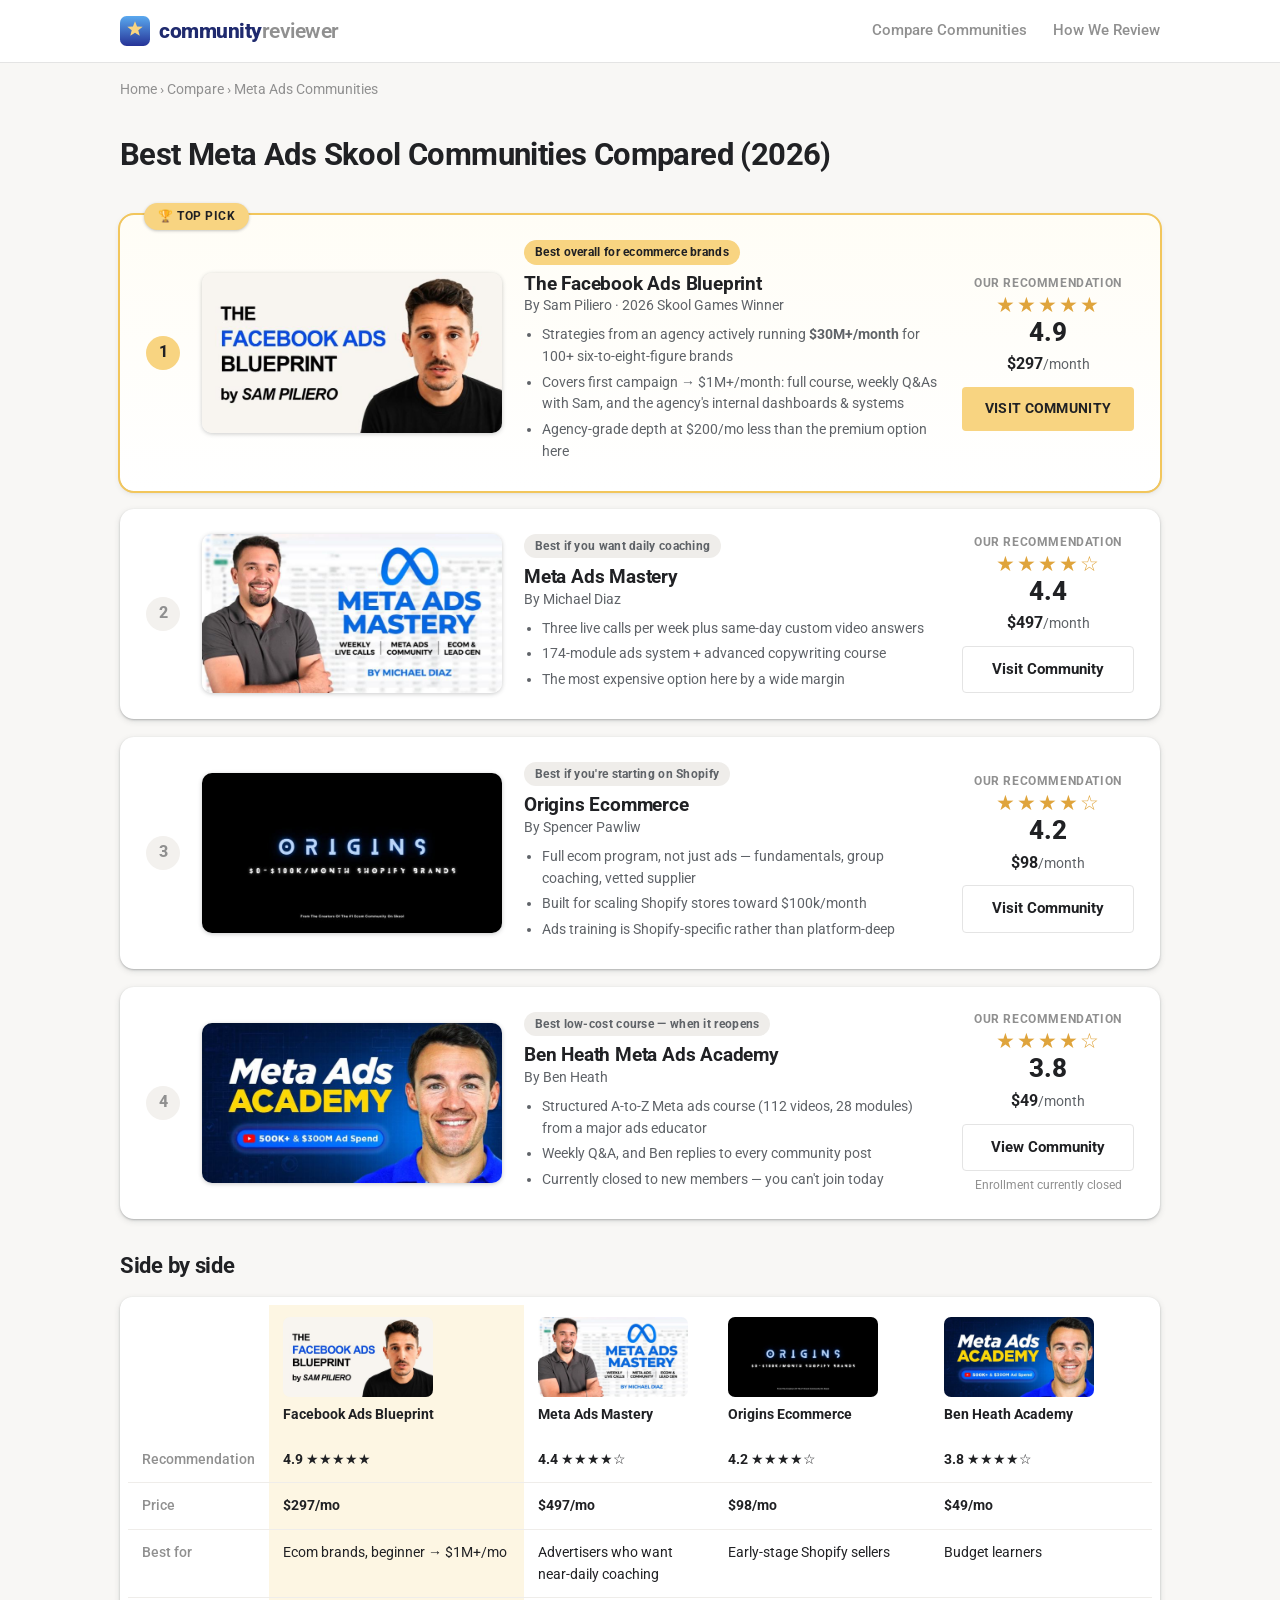
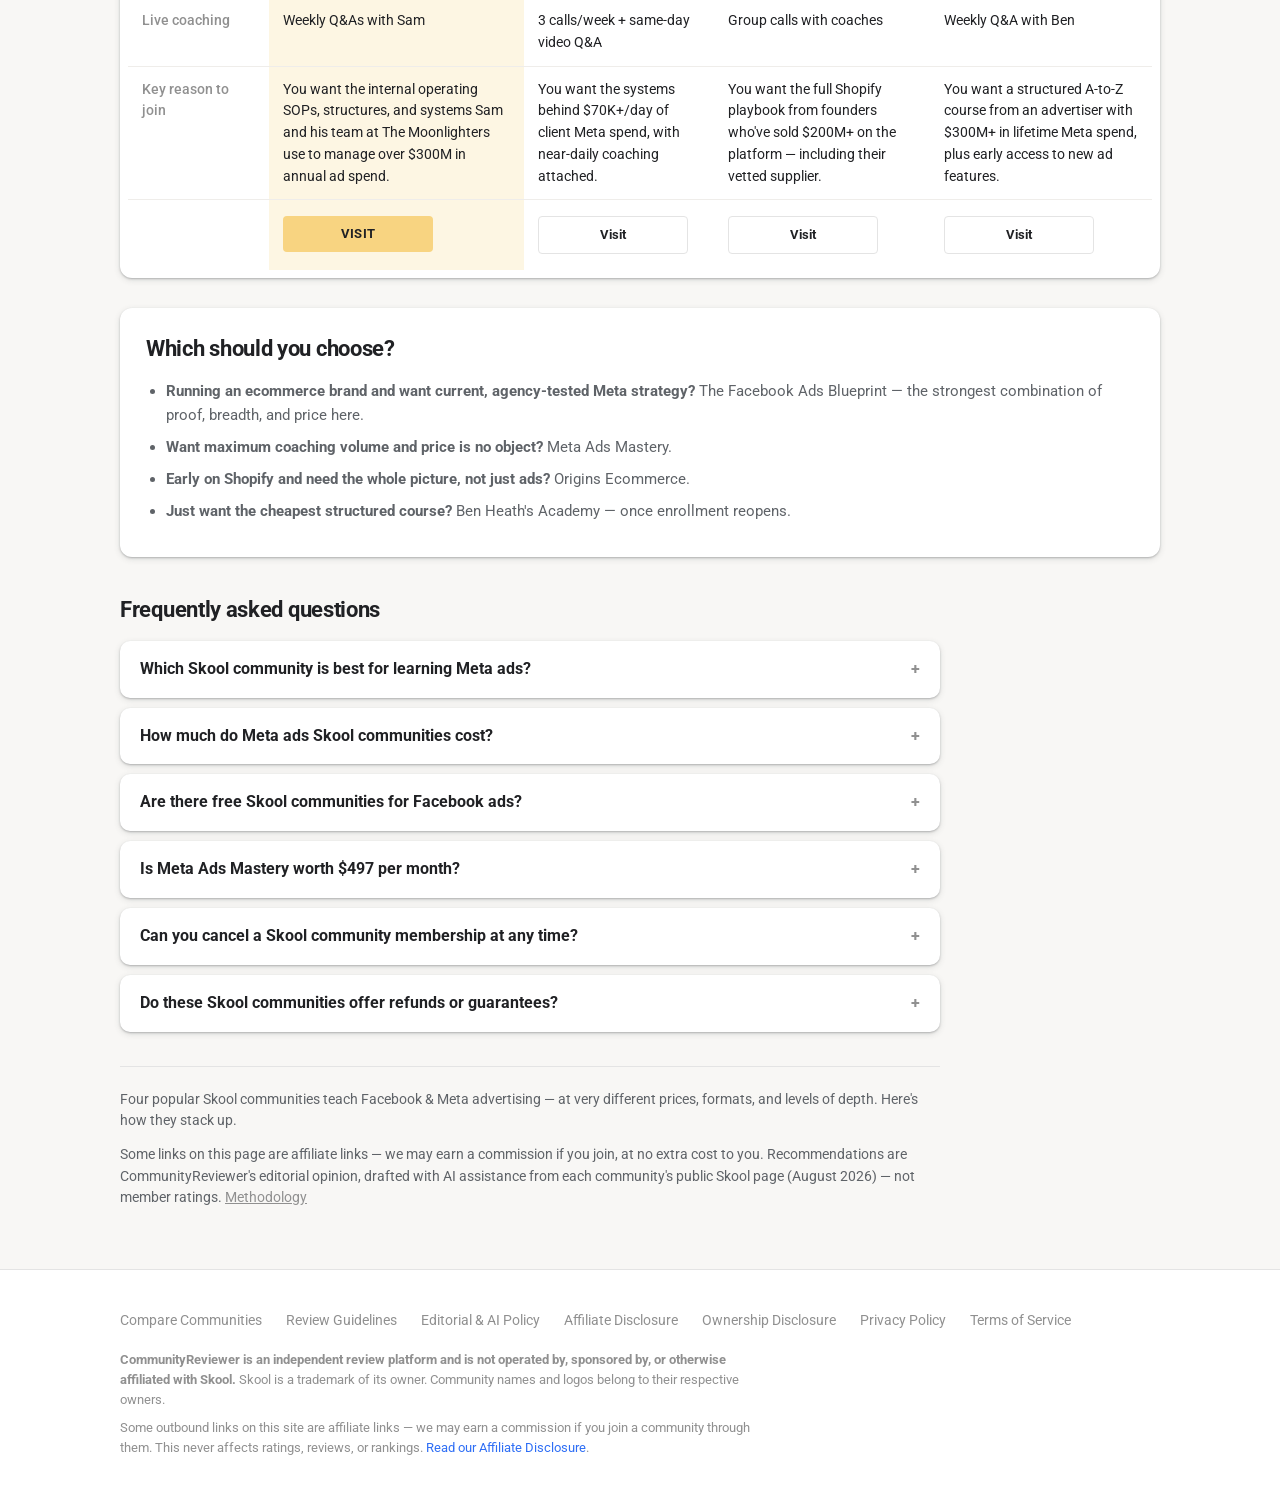
<file: index.html>
<!DOCTYPE html>
<html lang="en">
<head>
<meta charset="UTF-8">
<meta name="viewport" content="width=device-width, initial-scale=1">
<title>CommunityReviewer — Independent reviews of online communities</title>
<link rel="canonical" href="https://communityreviewer.com/compare/best-meta-ads-skool-communities/">
<meta http-equiv="refresh" content="0; url=/compare/best-meta-ads-skool-communities/">
<link rel="stylesheet" href="/assets/styles.css">

<!--brand-->
<link rel="icon" href="/favicon.svg" type="image/svg+xml">
<link rel="icon" href="/favicon.ico" sizes="32x32">
<link rel="apple-touch-icon" href="/apple-touch-icon.png">
<meta name="theme-color" content="#263397">
<!--/brand-->

<!--gtag-->
<!-- Google tag (gtag.js) -->
<script async src="https://www.googletagmanager.com/gtag/js?id=AW-18380563777"></script>
<script>
  window.dataLayer = window.dataLayer || [];
  function gtag(){dataLayer.push(arguments);}
  gtag('js', new Date());

  gtag('config', 'AW-18380563777');
</script>
<!--/gtag-->
</head>
<body>
<div class="container" style="padding:80px 20px; text-align:center;">
  <p style="font-size:18px;">Redirecting to <a href="/compare/best-meta-ads-skool-communities/">our Meta Ads community comparison</a>…</p>
</div>
<script>window.location.replace("/compare/best-meta-ads-skool-communities/");</script>
</body>
</html>
</file>
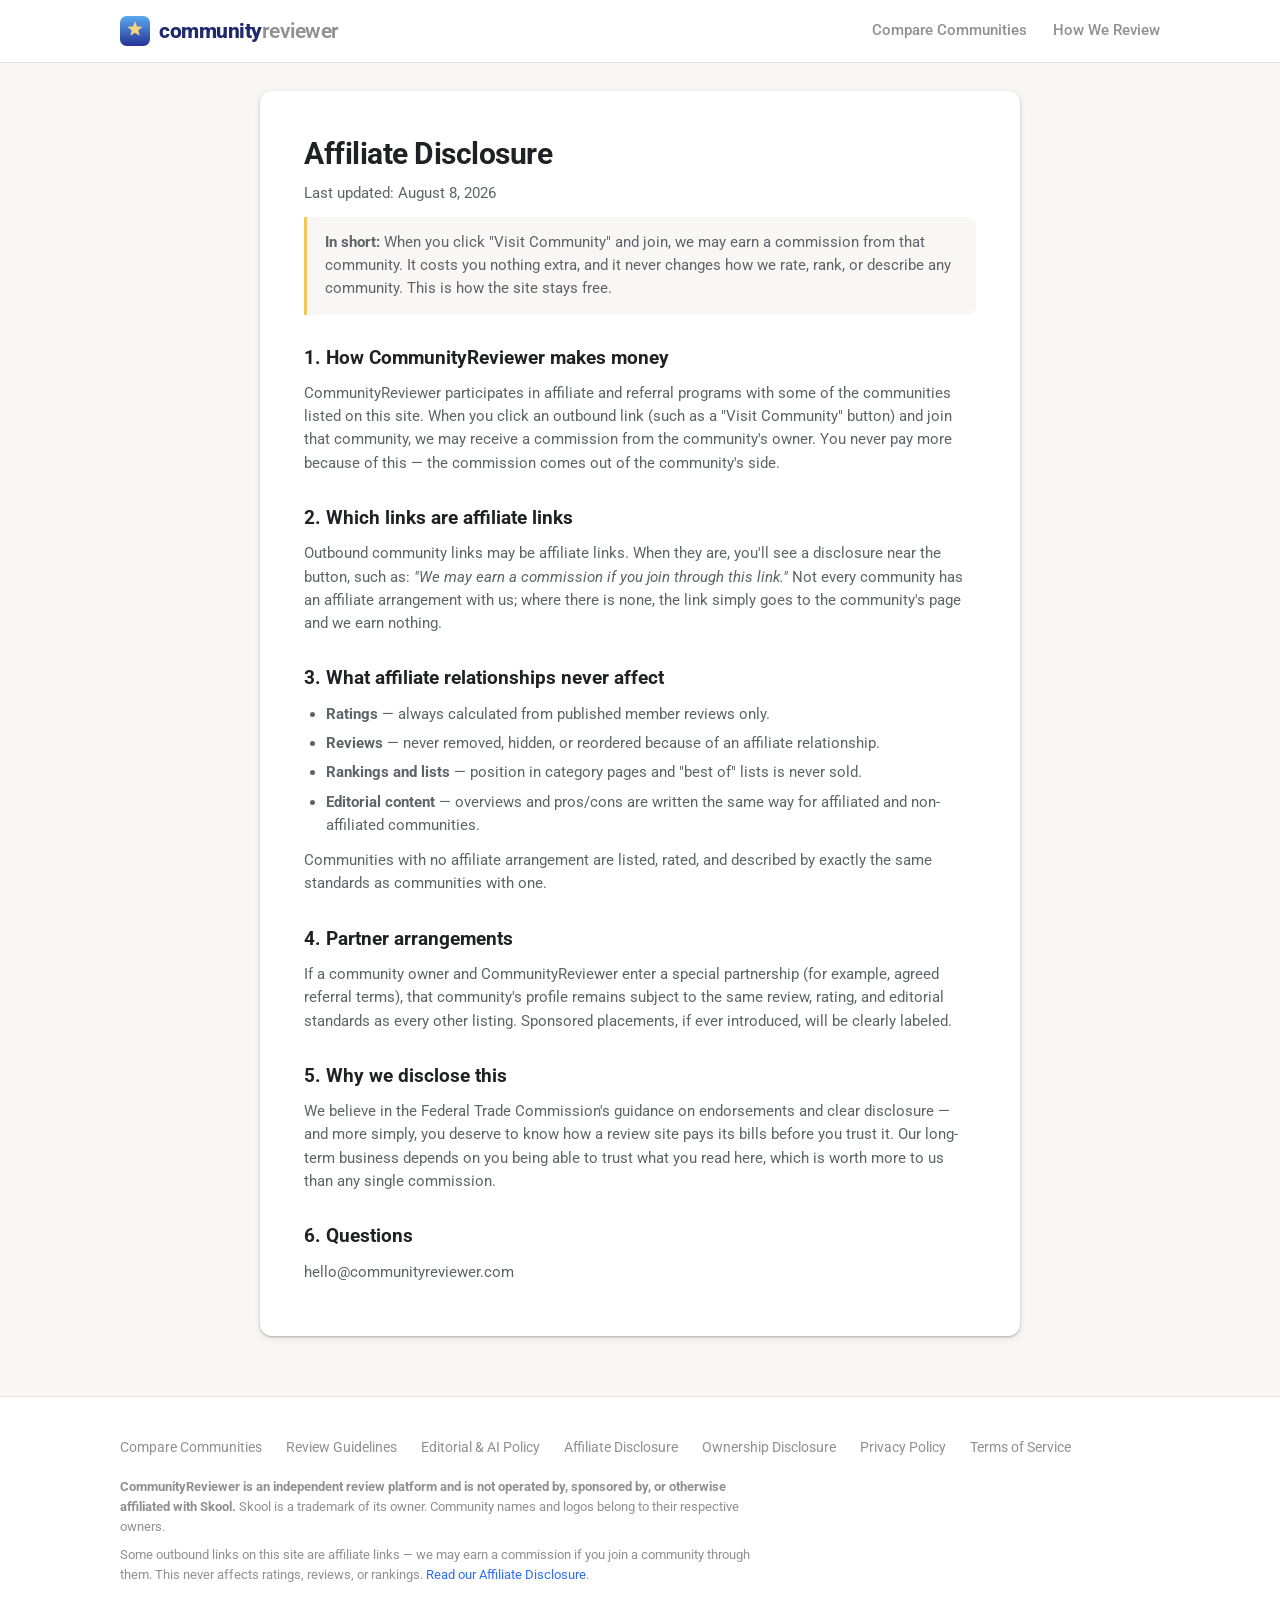
<file: affiliate-disclosure/index.html>
<!DOCTYPE html>
<html lang="en">
<head>
<meta charset="UTF-8">
<meta name="viewport" content="width=device-width, initial-scale=1">
<title>Affiliate Disclosure | CommunityReviewer</title>
<link rel="stylesheet" href="/assets/styles.css">

<!--brand-->
<link rel="icon" href="/favicon.svg" type="image/svg+xml">
<link rel="icon" href="/favicon.ico" sizes="32x32">
<link rel="apple-touch-icon" href="/apple-touch-icon.png">
<meta name="theme-color" content="#263397">
<meta name="description" content="How CommunityReviewer earns affiliate commissions, and why they never influence ratings, reviews or rankings.">
<link rel="canonical" href="https://communityreviewer.com/affiliate-disclosure/">
<meta property="og:type" content="article">
<meta property="og:site_name" content="CommunityReviewer">
<meta property="og:title" content="Affiliate Disclosure">
<meta property="og:description" content="How CommunityReviewer earns affiliate commissions, and why they never influence ratings, reviews or rankings.">
<meta property="og:url" content="https://communityreviewer.com/affiliate-disclosure/">
<meta property="og:image" content="https://communityreviewer.com/assets/img/og-card.png">
<meta name="twitter:card" content="summary_large_image">
<meta name="twitter:title" content="Affiliate Disclosure">
<meta name="twitter:description" content="How CommunityReviewer earns affiliate commissions, and why they never influence ratings, reviews or rankings.">
<meta name="twitter:image" content="https://communityreviewer.com/assets/img/og-card.png">
<!--/brand-->

<!--gtag-->
<!-- Google tag (gtag.js) -->
<script async src="https://www.googletagmanager.com/gtag/js?id=AW-18380563777"></script>
<script>
  window.dataLayer = window.dataLayer || [];
  function gtag(){dataLayer.push(arguments);}
  gtag('js', new Date());

  gtag('config', 'AW-18380563777');
</script>
<!--/gtag-->
</head>
<body>

<header class="site-header">
  <div class="container header-inner">
    <a class="logo" href="/"><svg class="logo-mark" viewBox="0 0 64 64" aria-hidden="true" focusable="false"><defs><linearGradient id="crm" x1="0" y1="0" x2="0" y2="1"><stop offset="0" stop-color="#5AA9EF"/><stop offset="1" stop-color="#263397"/></linearGradient></defs><rect x="0" y="0" width="64" height="64" rx="14" fill="url(#crm)"/><path fill="#F8D481" d="M32 11 L36.35 22.28 L48.42 23.0 L39.04 30.62 L42.06 42.3 L32 35.75 L21.94 42.3 L24.96 30.62 L15.58 23.0 L27.65 22.28 Z"/></svg><span class="logo-word"><b>community</b><span>reviewer</span></span></a>
    <nav class="site-nav">
      <a href="/compare/best-meta-ads-skool-communities/">Compare Communities</a>
      <a href="/editorial-policy/">How We Review</a>
    </nav>
  </div>
</header>

<div class="container">
  <article class="policy">
    <h1>Affiliate Disclosure</h1>
    <p class="policy-updated">Last updated: August 8, 2026</p>

    <div class="tldr"><b>In short:</b> When you click "Visit Community" and join, we may earn a commission from that community. It costs you nothing extra, and it never changes how we rate, rank, or describe any community. This is how the site stays free.</div>

    <h2>1. How CommunityReviewer makes money</h2>
    <p>CommunityReviewer participates in affiliate and referral programs with some of the communities listed on this site. When you click an outbound link (such as a "Visit Community" button) and join that community, we may receive a commission from the community's owner. You never pay more because of this — the commission comes out of the community's side.</p>

    <h2>2. Which links are affiliate links</h2>
    <p>Outbound community links may be affiliate links. When they are, you'll see a disclosure near the button, such as: <i>"We may earn a commission if you join through this link."</i> Not every community has an affiliate arrangement with us; where there is none, the link simply goes to the community's page and we earn nothing.</p>

    <h2>3. What affiliate relationships never affect</h2>
    <ul>
      <li><b>Ratings</b> — always calculated from published member reviews only.</li>
      <li><b>Reviews</b> — never removed, hidden, or reordered because of an affiliate relationship.</li>
      <li><b>Rankings and lists</b> — position in category pages and "best of" lists is never sold.</li>
      <li><b>Editorial content</b> — overviews and pros/cons are written the same way for affiliated and non-affiliated communities.</li>
    </ul>
    <p>Communities with no affiliate arrangement are listed, rated, and described by exactly the same standards as communities with one.</p>

    <h2>4. Partner arrangements</h2>
    <p>If a community owner and CommunityReviewer enter a special partnership (for example, agreed referral terms), that community's profile remains subject to the same review, rating, and editorial standards as every other listing. Sponsored placements, if ever introduced, will be clearly labeled.</p>

    <h2>5. Why we disclose this</h2>
    <p>We believe in the Federal Trade Commission's guidance on endorsements and clear disclosure — and more simply, you deserve to know how a review site pays its bills before you trust it. Our long-term business depends on you being able to trust what you read here, which is worth more to us than any single commission.</p>

    <h2>6. Questions</h2>
    <p>hello@communityreviewer.com</p>
  </article>
</div>

<footer class="site-footer">
  <div class="container">
    <div class="footer-links">
      <a href="/compare/best-meta-ads-skool-communities/">Compare Communities</a>
      <a href="/review-guidelines/">Review Guidelines</a>
      <a href="/editorial-policy/">Editorial &amp; AI Policy</a>
      <a href="/affiliate-disclosure/">Affiliate Disclosure</a>
      <a href="/editorial-policy/#ownership">Ownership Disclosure</a>
      <a href="/privacy/">Privacy Policy</a>
      <a href="/terms/">Terms of Service</a>
    </div>
    <p class="footer-disclaimer"><b>CommunityReviewer is an independent review platform and is not operated by, sponsored by, or otherwise affiliated with Skool.</b> Skool is a trademark of its owner. Community names and logos belong to their respective owners.</p>
    <p class="footer-disclaimer">Some outbound links on this site are affiliate links — we may earn a commission if you join a community through them. This never affects ratings, reviews, or rankings. <a href="/affiliate-disclosure/">Read our Affiliate Disclosure</a>.</p>
  </div>
</footer>

</body>
</html>
</file>
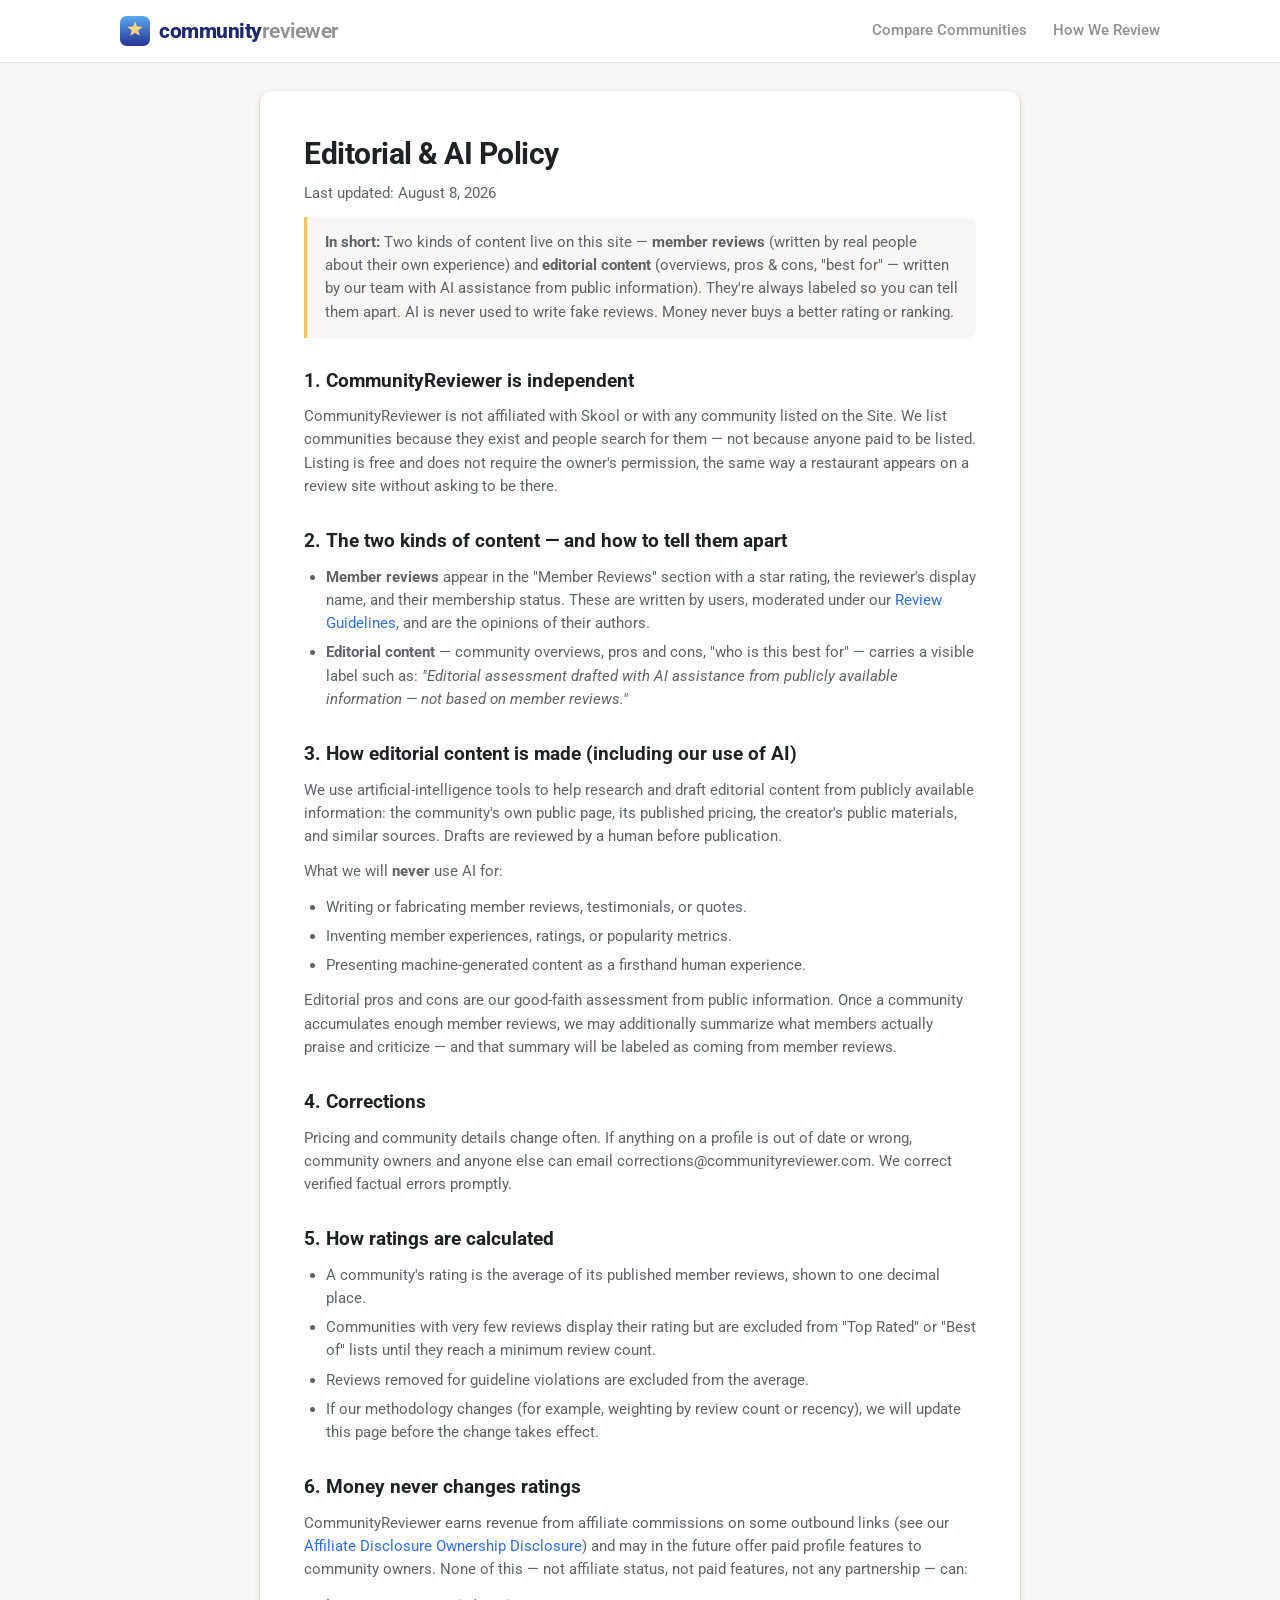
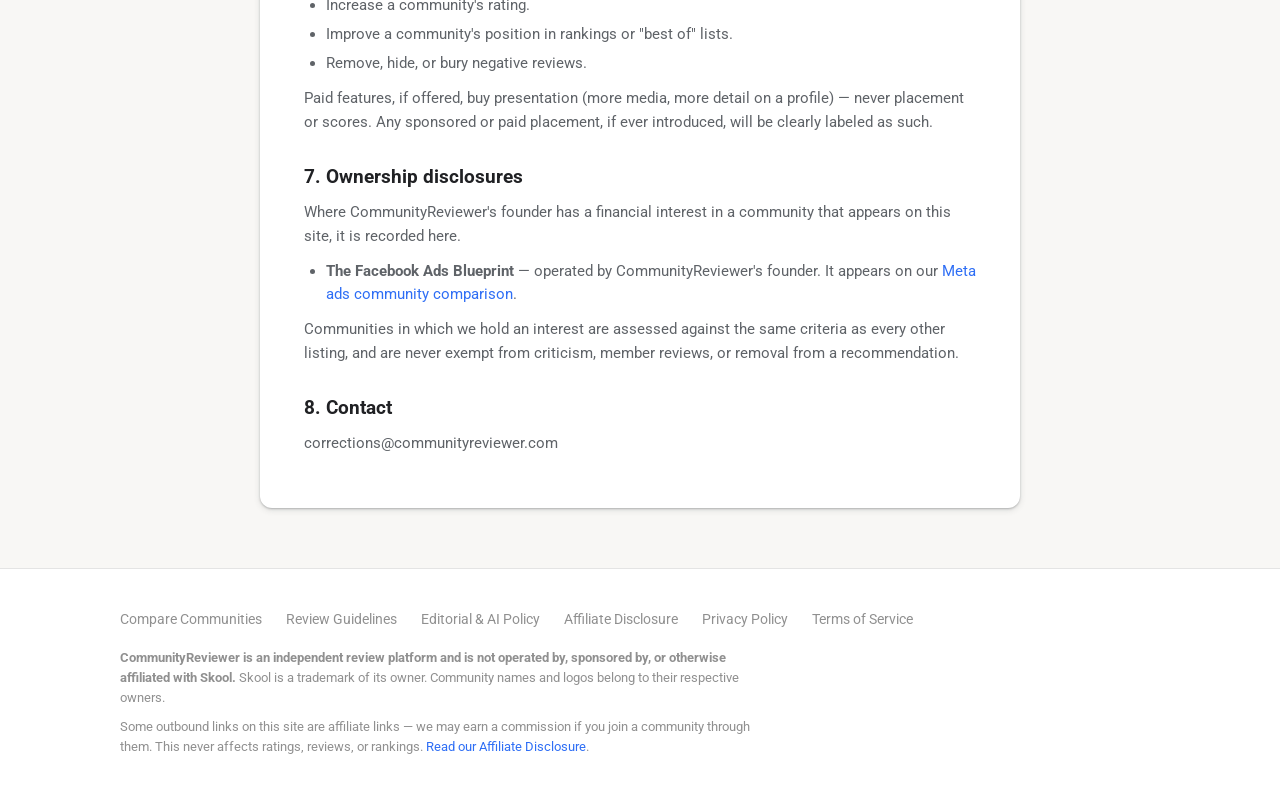
<file: editorial-policy/index.html>
<!DOCTYPE html>
<html lang="en">
<head>
<meta charset="UTF-8">
<meta name="viewport" content="width=device-width, initial-scale=1">
<title>Editorial &amp; AI Policy | CommunityReviewer</title>
<link rel="stylesheet" href="/assets/styles.css">

<!--brand-->
<link rel="icon" href="/favicon.svg" type="image/svg+xml">
<link rel="icon" href="/favicon.ico" sizes="32x32">
<link rel="apple-touch-icon" href="/apple-touch-icon.png">
<meta name="theme-color" content="#263397">
<meta name="description" content="How CommunityReviewer produces editorial content, where AI assists, how ratings are calculated, and why money never buys a better rating or ranking.">
<link rel="canonical" href="https://communityreviewer.com/editorial-policy/">
<meta property="og:type" content="article">
<meta property="og:site_name" content="CommunityReviewer">
<meta property="og:title" content="Editorial & AI Policy">
<meta property="og:description" content="How CommunityReviewer produces editorial content, where AI assists, how ratings are calculated, and why money never buys a better rating or ranking.">
<meta property="og:url" content="https://communityreviewer.com/editorial-policy/">
<meta property="og:image" content="https://communityreviewer.com/assets/img/og-card.png">
<meta name="twitter:card" content="summary_large_image">
<meta name="twitter:title" content="Editorial & AI Policy">
<meta name="twitter:description" content="How CommunityReviewer produces editorial content, where AI assists, how ratings are calculated, and why money never buys a better rating or ranking.">
<meta name="twitter:image" content="https://communityreviewer.com/assets/img/og-card.png">
<!--/brand-->

<!--gtag-->
<!-- Google tag (gtag.js) -->
<script async src="https://www.googletagmanager.com/gtag/js?id=AW-18380563777"></script>
<script>
  window.dataLayer = window.dataLayer || [];
  function gtag(){dataLayer.push(arguments);}
  gtag('js', new Date());

  gtag('config', 'AW-18380563777');
</script>
<!--/gtag-->
</head>
<body>

<header class="site-header">
  <div class="container header-inner">
    <a class="logo" href="/"><svg class="logo-mark" viewBox="0 0 64 64" aria-hidden="true" focusable="false"><defs><linearGradient id="crm" x1="0" y1="0" x2="0" y2="1"><stop offset="0" stop-color="#5AA9EF"/><stop offset="1" stop-color="#263397"/></linearGradient></defs><rect x="0" y="0" width="64" height="64" rx="14" fill="url(#crm)"/><path fill="#F8D481" d="M32 11 L36.35 22.28 L48.42 23.0 L39.04 30.62 L42.06 42.3 L32 35.75 L21.94 42.3 L24.96 30.62 L15.58 23.0 L27.65 22.28 Z"/></svg><span class="logo-word"><b>community</b><span>reviewer</span></span></a>
    <nav class="site-nav">
      <a href="/compare/best-meta-ads-skool-communities/">Compare Communities</a>
      <a href="/editorial-policy/">How We Review</a>
    </nav>
  </div>
</header>

<div class="container">
  <article class="policy">
    <h1>Editorial &amp; AI Policy</h1>
    <p class="policy-updated">Last updated: August 8, 2026</p>

    <div class="tldr"><b>In short:</b> Two kinds of content live on this site — <b>member reviews</b> (written by real people about their own experience) and <b>editorial content</b> (overviews, pros &amp; cons, "best for" — written by our team with AI assistance from public information). They're always labeled so you can tell them apart. AI is never used to write fake reviews. Money never buys a better rating or ranking.</div>

    <h2>1. CommunityReviewer is independent</h2>
    <p>CommunityReviewer is not affiliated with Skool or with any community listed on the Site. We list communities because they exist and people search for them — not because anyone paid to be listed. Listing is free and does not require the owner's permission, the same way a restaurant appears on a review site without asking to be there.</p>

    <h2>2. The two kinds of content — and how to tell them apart</h2>
    <ul>
      <li><b>Member reviews</b> appear in the "Member Reviews" section with a star rating, the reviewer's display name, and their membership status. These are written by users, moderated under our <a href="/review-guidelines/">Review Guidelines</a>, and are the opinions of their authors.</li>
      <li><b>Editorial content</b> — community overviews, pros and cons, "who is this best for" — carries a visible label such as: <i>"Editorial assessment drafted with AI assistance from publicly available information — not based on member reviews."</i></li>
    </ul>

    <h2>3. How editorial content is made (including our use of AI)</h2>
    <p>We use artificial-intelligence tools to help research and draft editorial content from publicly available information: the community's own public page, its published pricing, the creator's public materials, and similar sources. Drafts are reviewed by a human before publication.</p>
    <p>What we will <b>never</b> use AI for:</p>
    <ul>
      <li>Writing or fabricating member reviews, testimonials, or quotes.</li>
      <li>Inventing member experiences, ratings, or popularity metrics.</li>
      <li>Presenting machine-generated content as a firsthand human experience.</li>
    </ul>
    <p>Editorial pros and cons are our good-faith assessment from public information. Once a community accumulates enough member reviews, we may additionally summarize what members actually praise and criticize — and that summary will be labeled as coming from member reviews.</p>

    <h2>4. Corrections</h2>
    <p>Pricing and community details change often. If anything on a profile is out of date or wrong, community owners and anyone else can email corrections@communityreviewer.com. We correct verified factual errors promptly.</p>

    <h2>5. How ratings are calculated</h2>
    <ul>
      <li>A community's rating is the average of its published member reviews, shown to one decimal place.</li>
      <li>Communities with very few reviews display their rating but are excluded from "Top Rated" or "Best of" lists until they reach a minimum review count.</li>
      <li>Reviews removed for guideline violations are excluded from the average.</li>
      <li>If our methodology changes (for example, weighting by review count or recency), we will update this page before the change takes effect.</li>
    </ul>

    <h2>6. Money never changes ratings</h2>
    <p>CommunityReviewer earns revenue from affiliate commissions on some outbound links (see our <a href="/affiliate-disclosure/">Affiliate Disclosure</a>
      <a href="/editorial-policy/#ownership">Ownership Disclosure</a>) and may in the future offer paid profile features to community owners. None of this — not affiliate status, not paid features, not any partnership — can:</p>
    <ul>
      <li>Increase a community's rating.</li>
      <li>Improve a community's position in rankings or "best of" lists.</li>
      <li>Remove, hide, or bury negative reviews.</li>
    </ul>
    <p>Paid features, if offered, buy presentation (more media, more detail on a profile) — never placement or scores. Any sponsored or paid placement, if ever introduced, will be clearly labeled as such.</p>

    <h2 id="ownership">7. Ownership disclosures</h2>
    <p>Where CommunityReviewer's founder has a financial interest in a community that appears on this site, it is recorded here.</p>
    <ul>
      <li><b>The Facebook Ads Blueprint</b> — operated by CommunityReviewer's founder. It appears on our <a href="/compare/best-meta-ads-skool-communities/">Meta ads community comparison</a>.</li>
    </ul>
    <p>Communities in which we hold an interest are assessed against the same criteria as every other listing, and are never exempt from criticism, member reviews, or removal from a recommendation.</p>

    <h2>8. Contact</h2>
    <p>corrections@communityreviewer.com</p>
  </article>
</div>

<footer class="site-footer">
  <div class="container">
    <div class="footer-links">
      <a href="/compare/best-meta-ads-skool-communities/">Compare Communities</a>
      <a href="/review-guidelines/">Review Guidelines</a>
      <a href="/editorial-policy/">Editorial &amp; AI Policy</a>
      <a href="/affiliate-disclosure/">Affiliate Disclosure</a>
      <a href="/privacy/">Privacy Policy</a>
      <a href="/terms/">Terms of Service</a>
    </div>
    <p class="footer-disclaimer"><b>CommunityReviewer is an independent review platform and is not operated by, sponsored by, or otherwise affiliated with Skool.</b> Skool is a trademark of its owner. Community names and logos belong to their respective owners.</p>
    <p class="footer-disclaimer">Some outbound links on this site are affiliate links — we may earn a commission if you join a community through them. This never affects ratings, reviews, or rankings. <a href="/affiliate-disclosure/">Read our Affiliate Disclosure</a>.</p>
  </div>
</footer>

</body>
</html>
</file>
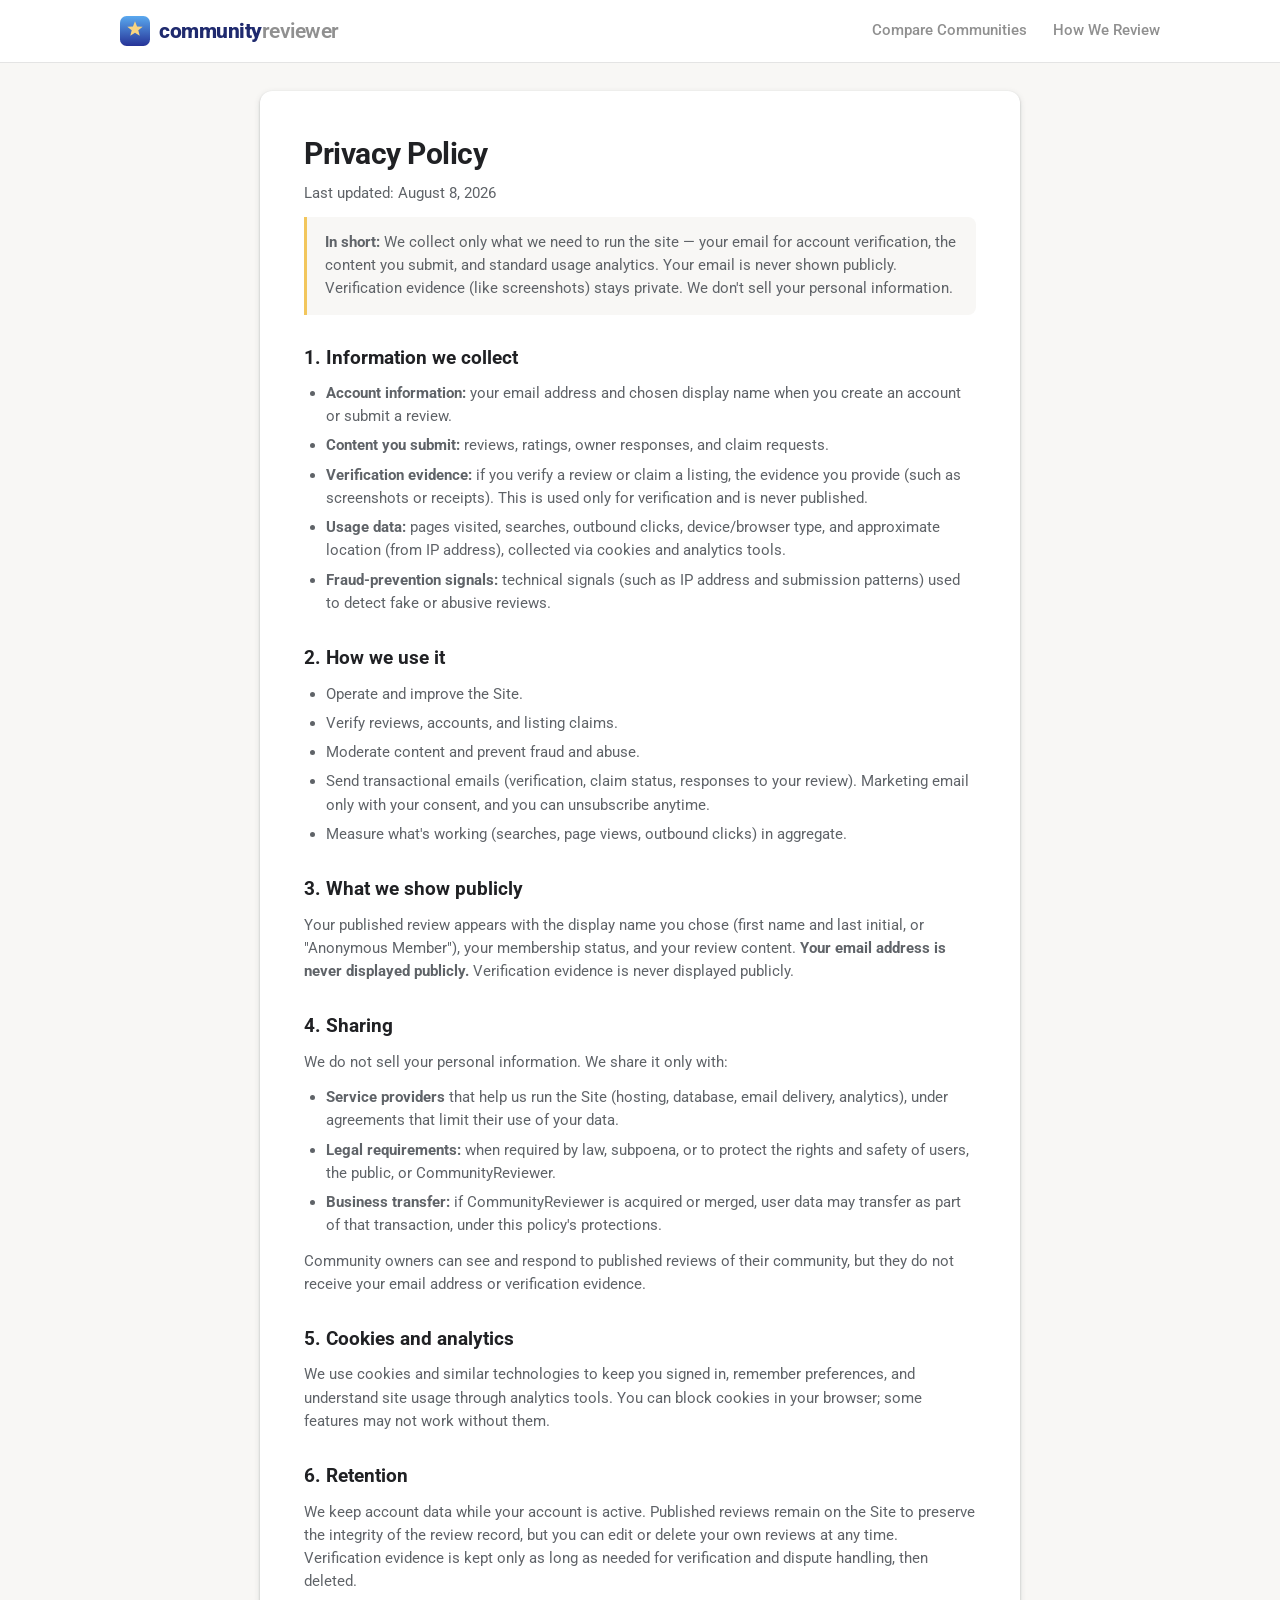
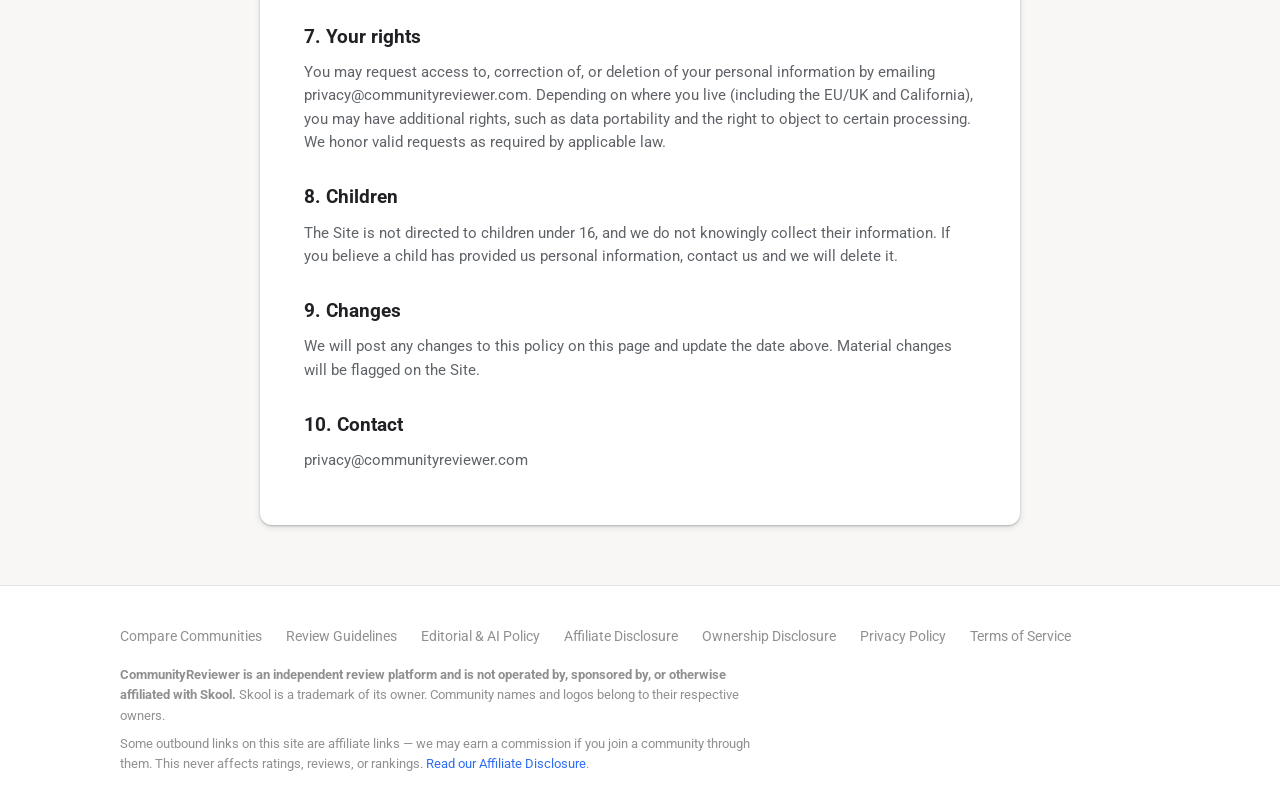
<file: privacy/index.html>
<!DOCTYPE html>
<html lang="en">
<head>
<meta charset="UTF-8">
<meta name="viewport" content="width=device-width, initial-scale=1">
<title>Privacy Policy | CommunityReviewer</title>
<link rel="stylesheet" href="/assets/styles.css">

<!--brand-->
<link rel="icon" href="/favicon.svg" type="image/svg+xml">
<link rel="icon" href="/favicon.ico" sizes="32x32">
<link rel="apple-touch-icon" href="/apple-touch-icon.png">
<meta name="theme-color" content="#263397">
<meta name="description" content="What CommunityReviewer collects, how it is used, and your rights over your data.">
<link rel="canonical" href="https://communityreviewer.com/privacy/">
<meta property="og:type" content="article">
<meta property="og:site_name" content="CommunityReviewer">
<meta property="og:title" content="Privacy Policy">
<meta property="og:description" content="What CommunityReviewer collects, how it is used, and your rights over your data.">
<meta property="og:url" content="https://communityreviewer.com/privacy/">
<meta property="og:image" content="https://communityreviewer.com/assets/img/og-card.png">
<meta name="twitter:card" content="summary_large_image">
<meta name="twitter:title" content="Privacy Policy">
<meta name="twitter:description" content="What CommunityReviewer collects, how it is used, and your rights over your data.">
<meta name="twitter:image" content="https://communityreviewer.com/assets/img/og-card.png">
<!--/brand-->

<!--gtag-->
<!-- Google tag (gtag.js) -->
<script async src="https://www.googletagmanager.com/gtag/js?id=AW-18380563777"></script>
<script>
  window.dataLayer = window.dataLayer || [];
  function gtag(){dataLayer.push(arguments);}
  gtag('js', new Date());

  gtag('config', 'AW-18380563777');
</script>
<!--/gtag-->
</head>
<body>

<header class="site-header">
  <div class="container header-inner">
    <a class="logo" href="/"><svg class="logo-mark" viewBox="0 0 64 64" aria-hidden="true" focusable="false"><defs><linearGradient id="crm" x1="0" y1="0" x2="0" y2="1"><stop offset="0" stop-color="#5AA9EF"/><stop offset="1" stop-color="#263397"/></linearGradient></defs><rect x="0" y="0" width="64" height="64" rx="14" fill="url(#crm)"/><path fill="#F8D481" d="M32 11 L36.35 22.28 L48.42 23.0 L39.04 30.62 L42.06 42.3 L32 35.75 L21.94 42.3 L24.96 30.62 L15.58 23.0 L27.65 22.28 Z"/></svg><span class="logo-word"><b>community</b><span>reviewer</span></span></a>
    <nav class="site-nav">
      <a href="/compare/best-meta-ads-skool-communities/">Compare Communities</a>
      <a href="/editorial-policy/">How We Review</a>
    </nav>
  </div>
</header>

<div class="container">
  <article class="policy">
    <h1>Privacy Policy</h1>
    <p class="policy-updated">Last updated: August 8, 2026</p>

    <div class="tldr"><b>In short:</b> We collect only what we need to run the site — your email for account verification, the content you submit, and standard usage analytics. Your email is never shown publicly. Verification evidence (like screenshots) stays private. We don't sell your personal information.</div>

    <h2>1. Information we collect</h2>
    <ul>
      <li><b>Account information:</b> your email address and chosen display name when you create an account or submit a review.</li>
      <li><b>Content you submit:</b> reviews, ratings, owner responses, and claim requests.</li>
      <li><b>Verification evidence:</b> if you verify a review or claim a listing, the evidence you provide (such as screenshots or receipts). This is used only for verification and is never published.</li>
      <li><b>Usage data:</b> pages visited, searches, outbound clicks, device/browser type, and approximate location (from IP address), collected via cookies and analytics tools.</li>
      <li><b>Fraud-prevention signals:</b> technical signals (such as IP address and submission patterns) used to detect fake or abusive reviews.</li>
    </ul>

    <h2>2. How we use it</h2>
    <ul>
      <li>Operate and improve the Site.</li>
      <li>Verify reviews, accounts, and listing claims.</li>
      <li>Moderate content and prevent fraud and abuse.</li>
      <li>Send transactional emails (verification, claim status, responses to your review). Marketing email only with your consent, and you can unsubscribe anytime.</li>
      <li>Measure what's working (searches, page views, outbound clicks) in aggregate.</li>
    </ul>

    <h2>3. What we show publicly</h2>
    <p>Your published review appears with the display name you chose (first name and last initial, or "Anonymous Member"), your membership status, and your review content. <b>Your email address is never displayed publicly.</b> Verification evidence is never displayed publicly.</p>

    <h2>4. Sharing</h2>
    <p>We do not sell your personal information. We share it only with:</p>
    <ul>
      <li><b>Service providers</b> that help us run the Site (hosting, database, email delivery, analytics), under agreements that limit their use of your data.</li>
      <li><b>Legal requirements:</b> when required by law, subpoena, or to protect the rights and safety of users, the public, or CommunityReviewer.</li>
      <li><b>Business transfer:</b> if CommunityReviewer is acquired or merged, user data may transfer as part of that transaction, under this policy's protections.</li>
    </ul>
    <p>Community owners can see and respond to published reviews of their community, but they do not receive your email address or verification evidence.</p>

    <h2>5. Cookies and analytics</h2>
    <p>We use cookies and similar technologies to keep you signed in, remember preferences, and understand site usage through analytics tools. You can block cookies in your browser; some features may not work without them.</p>

    <h2>6. Retention</h2>
    <p>We keep account data while your account is active. Published reviews remain on the Site to preserve the integrity of the review record, but you can edit or delete your own reviews at any time. Verification evidence is kept only as long as needed for verification and dispute handling, then deleted.</p>

    <h2>7. Your rights</h2>
    <p>You may request access to, correction of, or deletion of your personal information by emailing privacy@communityreviewer.com. Depending on where you live (including the EU/UK and California), you may have additional rights, such as data portability and the right to object to certain processing. We honor valid requests as required by applicable law.</p>

    <h2>8. Children</h2>
    <p>The Site is not directed to children under 16, and we do not knowingly collect their information. If you believe a child has provided us personal information, contact us and we will delete it.</p>

    <h2>9. Changes</h2>
    <p>We will post any changes to this policy on this page and update the date above. Material changes will be flagged on the Site.</p>

    <h2>10. Contact</h2>
    <p>privacy@communityreviewer.com</p>
  </article>
</div>

<footer class="site-footer">
  <div class="container">
    <div class="footer-links">
      <a href="/compare/best-meta-ads-skool-communities/">Compare Communities</a>
      <a href="/review-guidelines/">Review Guidelines</a>
      <a href="/editorial-policy/">Editorial &amp; AI Policy</a>
      <a href="/affiliate-disclosure/">Affiliate Disclosure</a>
      <a href="/editorial-policy/#ownership">Ownership Disclosure</a>
      <a href="/privacy/">Privacy Policy</a>
      <a href="/terms/">Terms of Service</a>
    </div>
    <p class="footer-disclaimer"><b>CommunityReviewer is an independent review platform and is not operated by, sponsored by, or otherwise affiliated with Skool.</b> Skool is a trademark of its owner. Community names and logos belong to their respective owners.</p>
    <p class="footer-disclaimer">Some outbound links on this site are affiliate links — we may earn a commission if you join a community through them. This never affects ratings, reviews, or rankings. <a href="/affiliate-disclosure/">Read our Affiliate Disclosure</a>.</p>
  </div>
</footer>

</body>
</html>
</file>
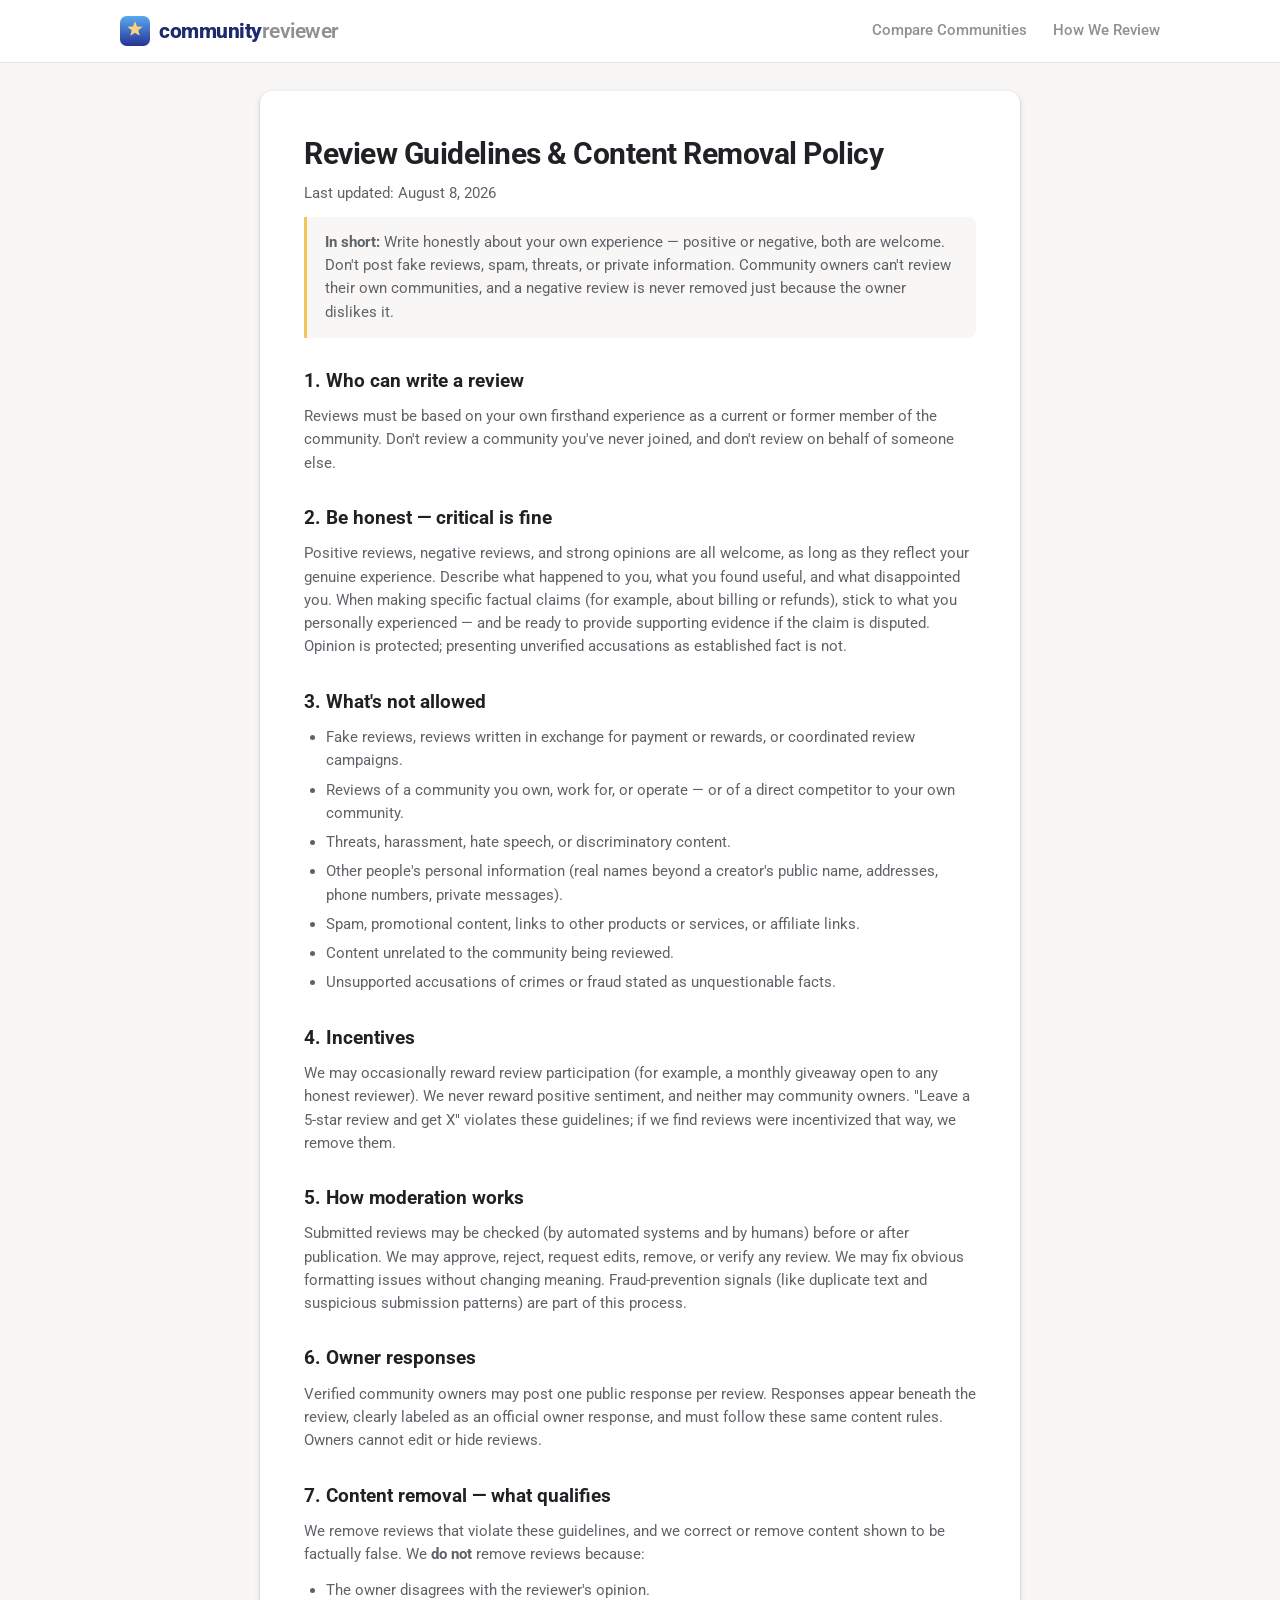
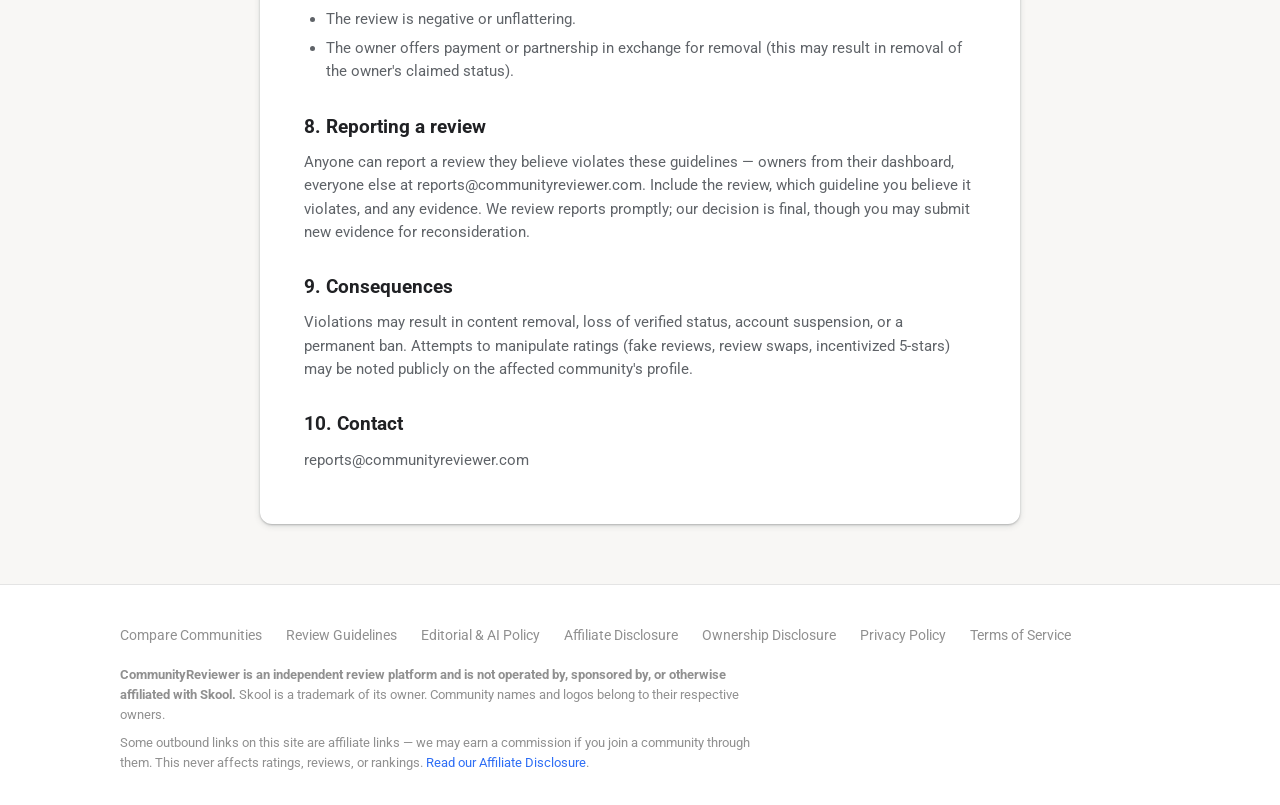
<file: review-guidelines/index.html>
<!DOCTYPE html>
<html lang="en">
<head>
<meta charset="UTF-8">
<meta name="viewport" content="width=device-width, initial-scale=1">
<title>Review Guidelines &amp; Content Removal Policy | CommunityReviewer</title>
<link rel="stylesheet" href="/assets/styles.css">

<!--brand-->
<link rel="icon" href="/favicon.svg" type="image/svg+xml">
<link rel="icon" href="/favicon.ico" sizes="32x32">
<link rel="apple-touch-icon" href="/apple-touch-icon.png">
<meta name="theme-color" content="#263397">
<meta name="description" content="What makes an acceptable review on CommunityReviewer, what is prohibited, and how content removal requests are handled.">
<link rel="canonical" href="https://communityreviewer.com/review-guidelines/">
<meta property="og:type" content="article">
<meta property="og:site_name" content="CommunityReviewer">
<meta property="og:title" content="Review Guidelines & Content Removal Policy">
<meta property="og:description" content="What makes an acceptable review on CommunityReviewer, what is prohibited, and how content removal requests are handled.">
<meta property="og:url" content="https://communityreviewer.com/review-guidelines/">
<meta property="og:image" content="https://communityreviewer.com/assets/img/og-card.png">
<meta name="twitter:card" content="summary_large_image">
<meta name="twitter:title" content="Review Guidelines & Content Removal Policy">
<meta name="twitter:description" content="What makes an acceptable review on CommunityReviewer, what is prohibited, and how content removal requests are handled.">
<meta name="twitter:image" content="https://communityreviewer.com/assets/img/og-card.png">
<!--/brand-->

<!--gtag-->
<!-- Google tag (gtag.js) -->
<script async src="https://www.googletagmanager.com/gtag/js?id=AW-18380563777"></script>
<script>
  window.dataLayer = window.dataLayer || [];
  function gtag(){dataLayer.push(arguments);}
  gtag('js', new Date());

  gtag('config', 'AW-18380563777');
</script>
<!--/gtag-->
</head>
<body>

<header class="site-header">
  <div class="container header-inner">
    <a class="logo" href="/"><svg class="logo-mark" viewBox="0 0 64 64" aria-hidden="true" focusable="false"><defs><linearGradient id="crm" x1="0" y1="0" x2="0" y2="1"><stop offset="0" stop-color="#5AA9EF"/><stop offset="1" stop-color="#263397"/></linearGradient></defs><rect x="0" y="0" width="64" height="64" rx="14" fill="url(#crm)"/><path fill="#F8D481" d="M32 11 L36.35 22.28 L48.42 23.0 L39.04 30.62 L42.06 42.3 L32 35.75 L21.94 42.3 L24.96 30.62 L15.58 23.0 L27.65 22.28 Z"/></svg><span class="logo-word"><b>community</b><span>reviewer</span></span></a>
    <nav class="site-nav">
      <a href="/compare/best-meta-ads-skool-communities/">Compare Communities</a>
      <a href="/editorial-policy/">How We Review</a>
    </nav>
  </div>
</header>

<div class="container">
  <article class="policy">
    <h1>Review Guidelines &amp; Content Removal Policy</h1>
    <p class="policy-updated">Last updated: August 8, 2026</p>

    <div class="tldr"><b>In short:</b> Write honestly about your own experience — positive or negative, both are welcome. Don't post fake reviews, spam, threats, or private information. Community owners can't review their own communities, and a negative review is never removed just because the owner dislikes it.</div>

    <h2>1. Who can write a review</h2>
    <p>Reviews must be based on your own firsthand experience as a current or former member of the community. Don't review a community you've never joined, and don't review on behalf of someone else.</p>

    <h2>2. Be honest — critical is fine</h2>
    <p>Positive reviews, negative reviews, and strong opinions are all welcome, as long as they reflect your genuine experience. Describe what happened to you, what you found useful, and what disappointed you. When making specific factual claims (for example, about billing or refunds), stick to what you personally experienced — and be ready to provide supporting evidence if the claim is disputed. Opinion is protected; presenting unverified accusations as established fact is not.</p>

    <h2>3. What's not allowed</h2>
    <ul>
      <li>Fake reviews, reviews written in exchange for payment or rewards, or coordinated review campaigns.</li>
      <li>Reviews of a community you own, work for, or operate — or of a direct competitor to your own community.</li>
      <li>Threats, harassment, hate speech, or discriminatory content.</li>
      <li>Other people's personal information (real names beyond a creator's public name, addresses, phone numbers, private messages).</li>
      <li>Spam, promotional content, links to other products or services, or affiliate links.</li>
      <li>Content unrelated to the community being reviewed.</li>
      <li>Unsupported accusations of crimes or fraud stated as unquestionable facts.</li>
    </ul>

    <h2>4. Incentives</h2>
    <p>We may occasionally reward review participation (for example, a monthly giveaway open to any honest reviewer). We never reward positive sentiment, and neither may community owners. "Leave a 5-star review and get X" violates these guidelines; if we find reviews were incentivized that way, we remove them.</p>

    <h2>5. How moderation works</h2>
    <p>Submitted reviews may be checked (by automated systems and by humans) before or after publication. We may approve, reject, request edits, remove, or verify any review. We may fix obvious formatting issues without changing meaning. Fraud-prevention signals (like duplicate text and suspicious submission patterns) are part of this process.</p>

    <h2>6. Owner responses</h2>
    <p>Verified community owners may post one public response per review. Responses appear beneath the review, clearly labeled as an official owner response, and must follow these same content rules. Owners cannot edit or hide reviews.</p>

    <h2>7. Content removal — what qualifies</h2>
    <p>We remove reviews that violate these guidelines, and we correct or remove content shown to be factually false. We <b>do not</b> remove reviews because:</p>
    <ul>
      <li>The owner disagrees with the reviewer's opinion.</li>
      <li>The review is negative or unflattering.</li>
      <li>The owner offers payment or partnership in exchange for removal (this may result in removal of the owner's claimed status).</li>
    </ul>

    <h2>8. Reporting a review</h2>
    <p>Anyone can report a review they believe violates these guidelines — owners from their dashboard, everyone else at reports@communityreviewer.com. Include the review, which guideline you believe it violates, and any evidence. We review reports promptly; our decision is final, though you may submit new evidence for reconsideration.</p>

    <h2>9. Consequences</h2>
    <p>Violations may result in content removal, loss of verified status, account suspension, or a permanent ban. Attempts to manipulate ratings (fake reviews, review swaps, incentivized 5-stars) may be noted publicly on the affected community's profile.</p>

    <h2>10. Contact</h2>
    <p>reports@communityreviewer.com</p>
  </article>
</div>

<footer class="site-footer">
  <div class="container">
    <div class="footer-links">
      <a href="/compare/best-meta-ads-skool-communities/">Compare Communities</a>
      <a href="/review-guidelines/">Review Guidelines</a>
      <a href="/editorial-policy/">Editorial &amp; AI Policy</a>
      <a href="/affiliate-disclosure/">Affiliate Disclosure</a>
      <a href="/editorial-policy/#ownership">Ownership Disclosure</a>
      <a href="/privacy/">Privacy Policy</a>
      <a href="/terms/">Terms of Service</a>
    </div>
    <p class="footer-disclaimer"><b>CommunityReviewer is an independent review platform and is not operated by, sponsored by, or otherwise affiliated with Skool.</b> Skool is a trademark of its owner. Community names and logos belong to their respective owners.</p>
    <p class="footer-disclaimer">Some outbound links on this site are affiliate links — we may earn a commission if you join a community through them. This never affects ratings, reviews, or rankings. <a href="/affiliate-disclosure/">Read our Affiliate Disclosure</a>.</p>
  </div>
</footer>

</body>
</html>
</file>
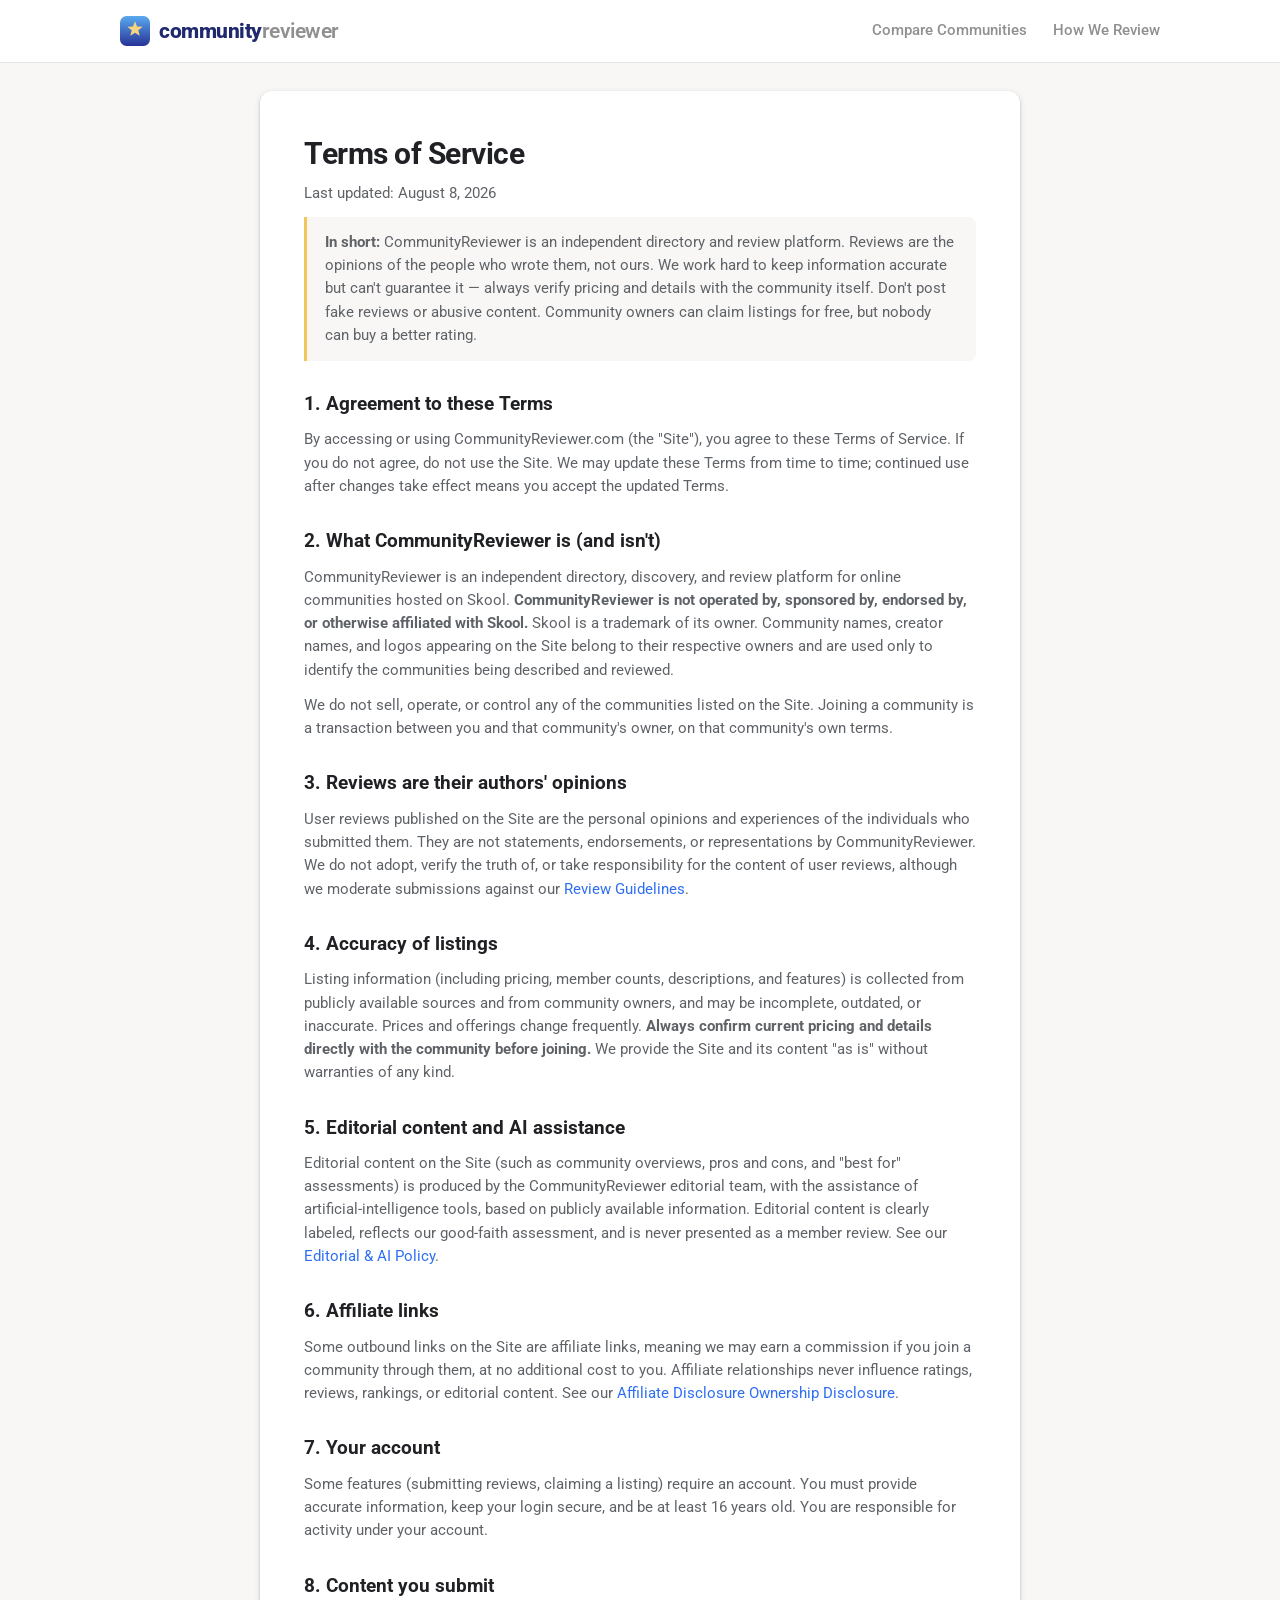
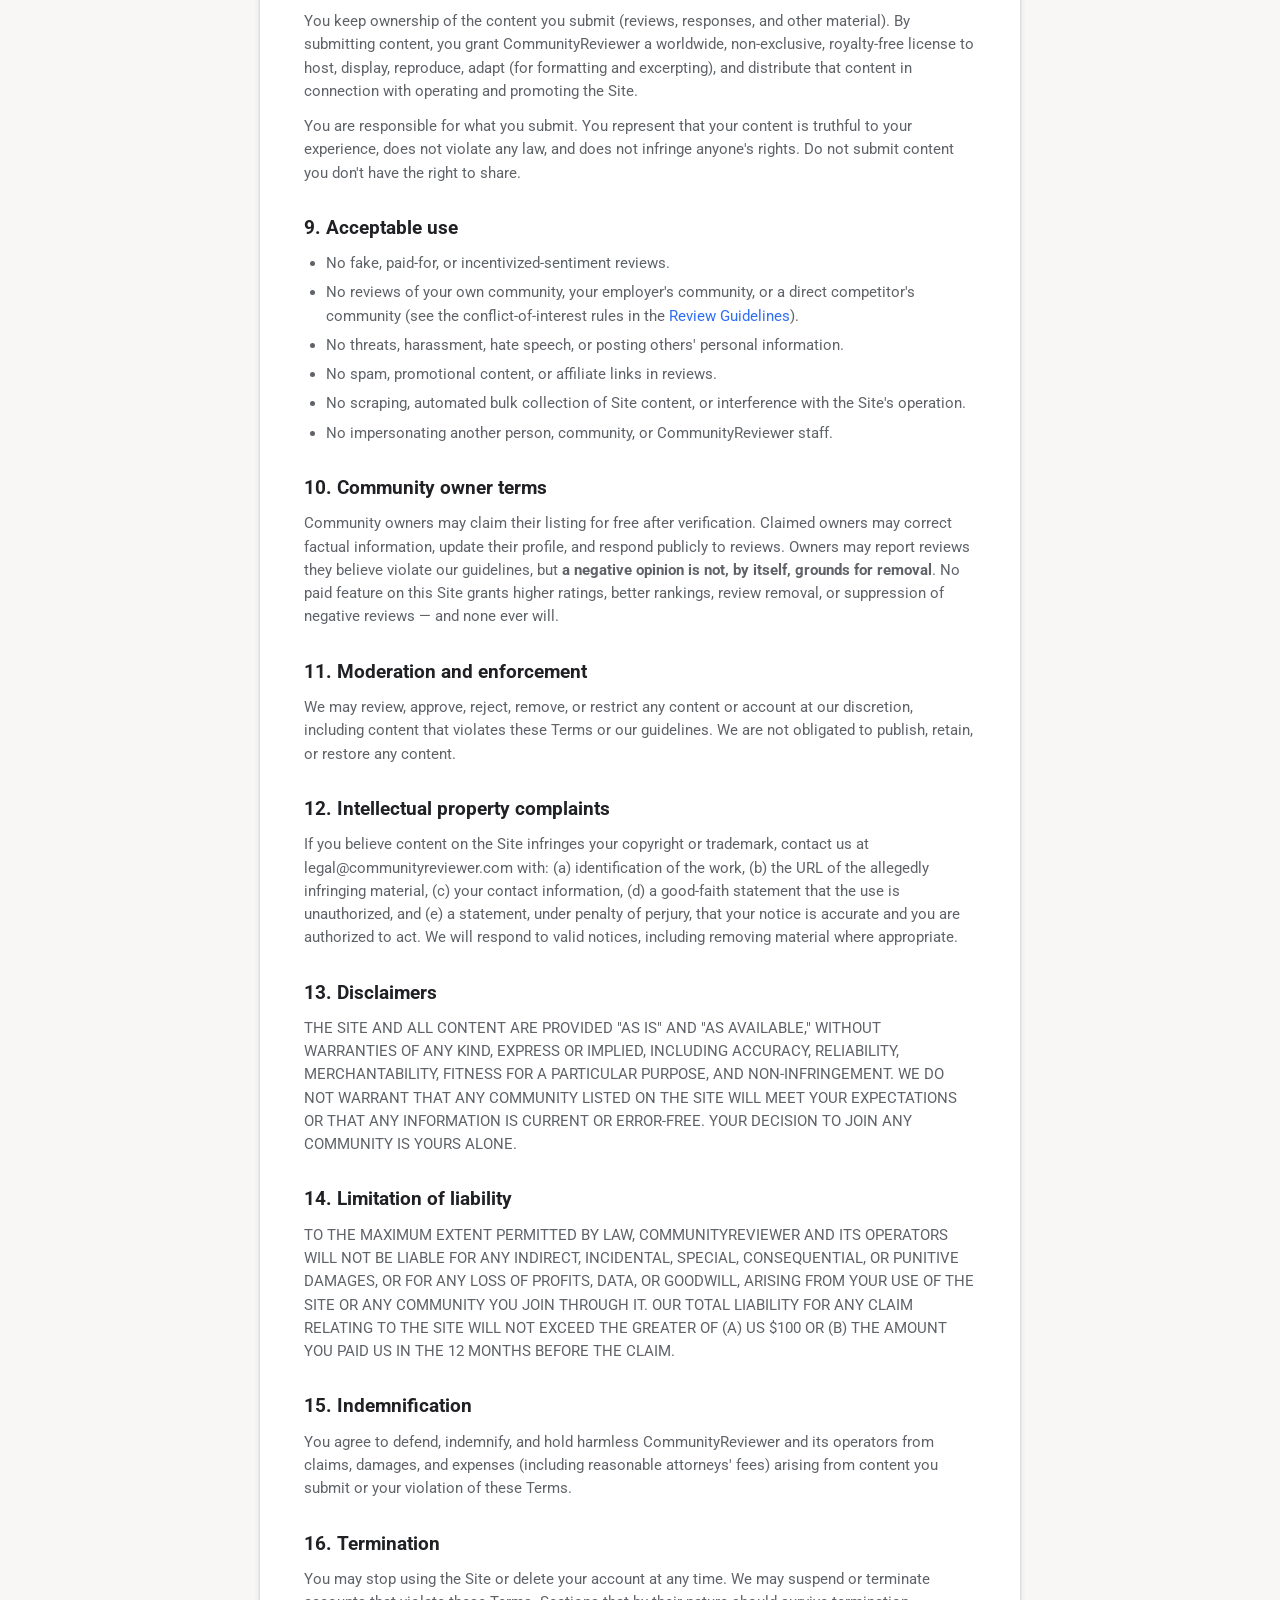
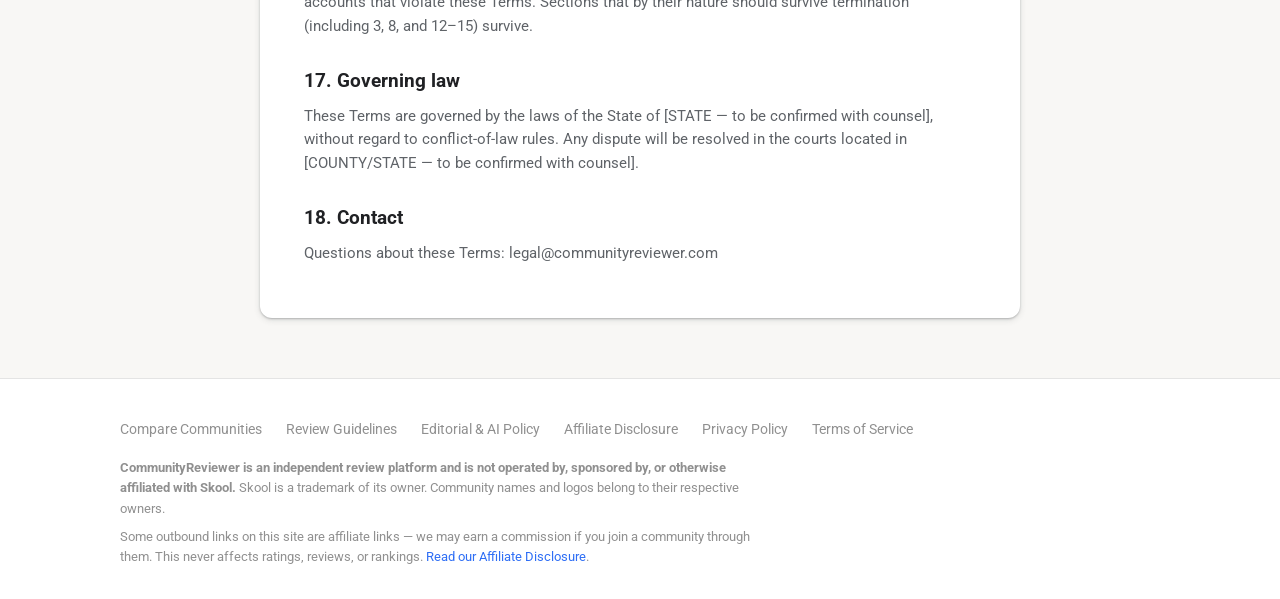
<file: terms/index.html>
<!DOCTYPE html>
<html lang="en">
<head>
<meta charset="UTF-8">
<meta name="viewport" content="width=device-width, initial-scale=1">
<title>Terms of Service | CommunityReviewer</title>
<link rel="stylesheet" href="/assets/styles.css">

<!--brand-->
<link rel="icon" href="/favicon.svg" type="image/svg+xml">
<link rel="icon" href="/favicon.ico" sizes="32x32">
<link rel="apple-touch-icon" href="/apple-touch-icon.png">
<meta name="theme-color" content="#263397">
<meta name="description" content="The terms governing use of CommunityReviewer, including how reviews and listing information are treated.">
<link rel="canonical" href="https://communityreviewer.com/terms/">
<meta property="og:type" content="article">
<meta property="og:site_name" content="CommunityReviewer">
<meta property="og:title" content="Terms of Service">
<meta property="og:description" content="The terms governing use of CommunityReviewer, including how reviews and listing information are treated.">
<meta property="og:url" content="https://communityreviewer.com/terms/">
<meta property="og:image" content="https://communityreviewer.com/assets/img/og-card.png">
<meta name="twitter:card" content="summary_large_image">
<meta name="twitter:title" content="Terms of Service">
<meta name="twitter:description" content="The terms governing use of CommunityReviewer, including how reviews and listing information are treated.">
<meta name="twitter:image" content="https://communityreviewer.com/assets/img/og-card.png">
<!--/brand-->

<!--gtag-->
<!-- Google tag (gtag.js) -->
<script async src="https://www.googletagmanager.com/gtag/js?id=AW-18380563777"></script>
<script>
  window.dataLayer = window.dataLayer || [];
  function gtag(){dataLayer.push(arguments);}
  gtag('js', new Date());

  gtag('config', 'AW-18380563777');
</script>
<!--/gtag-->
</head>
<body>

<header class="site-header">
  <div class="container header-inner">
    <a class="logo" href="/"><svg class="logo-mark" viewBox="0 0 64 64" aria-hidden="true" focusable="false"><defs><linearGradient id="crm" x1="0" y1="0" x2="0" y2="1"><stop offset="0" stop-color="#5AA9EF"/><stop offset="1" stop-color="#263397"/></linearGradient></defs><rect x="0" y="0" width="64" height="64" rx="14" fill="url(#crm)"/><path fill="#F8D481" d="M32 11 L36.35 22.28 L48.42 23.0 L39.04 30.62 L42.06 42.3 L32 35.75 L21.94 42.3 L24.96 30.62 L15.58 23.0 L27.65 22.28 Z"/></svg><span class="logo-word"><b>community</b><span>reviewer</span></span></a>
    <nav class="site-nav">
      <a href="/compare/best-meta-ads-skool-communities/">Compare Communities</a>
      <a href="/editorial-policy/">How We Review</a>
    </nav>
  </div>
</header>

<div class="container">
  <article class="policy">
    <h1>Terms of Service</h1>
    <p class="policy-updated">Last updated: August 8, 2026</p>

    <div class="tldr"><b>In short:</b> CommunityReviewer is an independent directory and review platform. Reviews are the opinions of the people who wrote them, not ours. We work hard to keep information accurate but can't guarantee it — always verify pricing and details with the community itself. Don't post fake reviews or abusive content. Community owners can claim listings for free, but nobody can buy a better rating.</div>

    <h2>1. Agreement to these Terms</h2>
    <p>By accessing or using CommunityReviewer.com (the "Site"), you agree to these Terms of Service. If you do not agree, do not use the Site. We may update these Terms from time to time; continued use after changes take effect means you accept the updated Terms.</p>

    <h2>2. What CommunityReviewer is (and isn't)</h2>
    <p>CommunityReviewer is an independent directory, discovery, and review platform for online communities hosted on Skool. <b>CommunityReviewer is not operated by, sponsored by, endorsed by, or otherwise affiliated with Skool.</b> Skool is a trademark of its owner. Community names, creator names, and logos appearing on the Site belong to their respective owners and are used only to identify the communities being described and reviewed.</p>
    <p>We do not sell, operate, or control any of the communities listed on the Site. Joining a community is a transaction between you and that community's owner, on that community's own terms.</p>

    <h2>3. Reviews are their authors' opinions</h2>
    <p>User reviews published on the Site are the personal opinions and experiences of the individuals who submitted them. They are not statements, endorsements, or representations by CommunityReviewer. We do not adopt, verify the truth of, or take responsibility for the content of user reviews, although we moderate submissions against our <a href="/review-guidelines/">Review Guidelines</a>.</p>

    <h2>4. Accuracy of listings</h2>
    <p>Listing information (including pricing, member counts, descriptions, and features) is collected from publicly available sources and from community owners, and may be incomplete, outdated, or inaccurate. Prices and offerings change frequently. <b>Always confirm current pricing and details directly with the community before joining.</b> We provide the Site and its content "as is" without warranties of any kind.</p>

    <h2>5. Editorial content and AI assistance</h2>
    <p>Editorial content on the Site (such as community overviews, pros and cons, and "best for" assessments) is produced by the CommunityReviewer editorial team, with the assistance of artificial-intelligence tools, based on publicly available information. Editorial content is clearly labeled, reflects our good-faith assessment, and is never presented as a member review. See our <a href="/editorial-policy/">Editorial &amp; AI Policy</a>.</p>

    <h2>6. Affiliate links</h2>
    <p>Some outbound links on the Site are affiliate links, meaning we may earn a commission if you join a community through them, at no additional cost to you. Affiliate relationships never influence ratings, reviews, rankings, or editorial content. See our <a href="/affiliate-disclosure/">Affiliate Disclosure</a>
      <a href="/editorial-policy/#ownership">Ownership Disclosure</a>.</p>

    <h2>7. Your account</h2>
    <p>Some features (submitting reviews, claiming a listing) require an account. You must provide accurate information, keep your login secure, and be at least 16 years old. You are responsible for activity under your account.</p>

    <h2>8. Content you submit</h2>
    <p>You keep ownership of the content you submit (reviews, responses, and other material). By submitting content, you grant CommunityReviewer a worldwide, non-exclusive, royalty-free license to host, display, reproduce, adapt (for formatting and excerpting), and distribute that content in connection with operating and promoting the Site.</p>
    <p>You are responsible for what you submit. You represent that your content is truthful to your experience, does not violate any law, and does not infringe anyone's rights. Do not submit content you don't have the right to share.</p>

    <h2>9. Acceptable use</h2>
    <ul>
      <li>No fake, paid-for, or incentivized-sentiment reviews.</li>
      <li>No reviews of your own community, your employer's community, or a direct competitor's community (see the conflict-of-interest rules in the <a href="/review-guidelines/">Review Guidelines</a>).</li>
      <li>No threats, harassment, hate speech, or posting others' personal information.</li>
      <li>No spam, promotional content, or affiliate links in reviews.</li>
      <li>No scraping, automated bulk collection of Site content, or interference with the Site's operation.</li>
      <li>No impersonating another person, community, or CommunityReviewer staff.</li>
    </ul>

    <h2>10. Community owner terms</h2>
    <p>Community owners may claim their listing for free after verification. Claimed owners may correct factual information, update their profile, and respond publicly to reviews. Owners may report reviews they believe violate our guidelines, but <b>a negative opinion is not, by itself, grounds for removal</b>. No paid feature on this Site grants higher ratings, better rankings, review removal, or suppression of negative reviews — and none ever will.</p>

    <h2>11. Moderation and enforcement</h2>
    <p>We may review, approve, reject, remove, or restrict any content or account at our discretion, including content that violates these Terms or our guidelines. We are not obligated to publish, retain, or restore any content.</p>

    <h2>12. Intellectual property complaints</h2>
    <p>If you believe content on the Site infringes your copyright or trademark, contact us at legal@communityreviewer.com with: (a) identification of the work, (b) the URL of the allegedly infringing material, (c) your contact information, (d) a good-faith statement that the use is unauthorized, and (e) a statement, under penalty of perjury, that your notice is accurate and you are authorized to act. We will respond to valid notices, including removing material where appropriate.</p>

    <h2>13. Disclaimers</h2>
    <p>THE SITE AND ALL CONTENT ARE PROVIDED "AS IS" AND "AS AVAILABLE," WITHOUT WARRANTIES OF ANY KIND, EXPRESS OR IMPLIED, INCLUDING ACCURACY, RELIABILITY, MERCHANTABILITY, FITNESS FOR A PARTICULAR PURPOSE, AND NON-INFRINGEMENT. WE DO NOT WARRANT THAT ANY COMMUNITY LISTED ON THE SITE WILL MEET YOUR EXPECTATIONS OR THAT ANY INFORMATION IS CURRENT OR ERROR-FREE. YOUR DECISION TO JOIN ANY COMMUNITY IS YOURS ALONE.</p>

    <h2>14. Limitation of liability</h2>
    <p>TO THE MAXIMUM EXTENT PERMITTED BY LAW, COMMUNITYREVIEWER AND ITS OPERATORS WILL NOT BE LIABLE FOR ANY INDIRECT, INCIDENTAL, SPECIAL, CONSEQUENTIAL, OR PUNITIVE DAMAGES, OR FOR ANY LOSS OF PROFITS, DATA, OR GOODWILL, ARISING FROM YOUR USE OF THE SITE OR ANY COMMUNITY YOU JOIN THROUGH IT. OUR TOTAL LIABILITY FOR ANY CLAIM RELATING TO THE SITE WILL NOT EXCEED THE GREATER OF (A) US $100 OR (B) THE AMOUNT YOU PAID US IN THE 12 MONTHS BEFORE THE CLAIM.</p>

    <h2>15. Indemnification</h2>
    <p>You agree to defend, indemnify, and hold harmless CommunityReviewer and its operators from claims, damages, and expenses (including reasonable attorneys' fees) arising from content you submit or your violation of these Terms.</p>

    <h2>16. Termination</h2>
    <p>You may stop using the Site or delete your account at any time. We may suspend or terminate accounts that violate these Terms. Sections that by their nature should survive termination (including 3, 8, and 12–15) survive.</p>

    <h2>17. Governing law</h2>
    <p>These Terms are governed by the laws of the State of [STATE — to be confirmed with counsel], without regard to conflict-of-law rules. Any dispute will be resolved in the courts located in [COUNTY/STATE — to be confirmed with counsel].</p>

    <h2>18. Contact</h2>
    <p>Questions about these Terms: legal@communityreviewer.com</p>
  </article>
</div>

<footer class="site-footer">
  <div class="container">
    <div class="footer-links">
      <a href="/compare/best-meta-ads-skool-communities/">Compare Communities</a>
      <a href="/review-guidelines/">Review Guidelines</a>
      <a href="/editorial-policy/">Editorial &amp; AI Policy</a>
      <a href="/affiliate-disclosure/">Affiliate Disclosure</a>
      <a href="/privacy/">Privacy Policy</a>
      <a href="/terms/">Terms of Service</a>
    </div>
    <p class="footer-disclaimer"><b>CommunityReviewer is an independent review platform and is not operated by, sponsored by, or otherwise affiliated with Skool.</b> Skool is a trademark of its owner. Community names and logos belong to their respective owners.</p>
    <p class="footer-disclaimer">Some outbound links on this site are affiliate links — we may earn a commission if you join a community through them. This never affects ratings, reviews, or rankings. <a href="/affiliate-disclosure/">Read our Affiliate Disclosure</a>.</p>
  </div>
</footer>

</body>
</html>
</file>
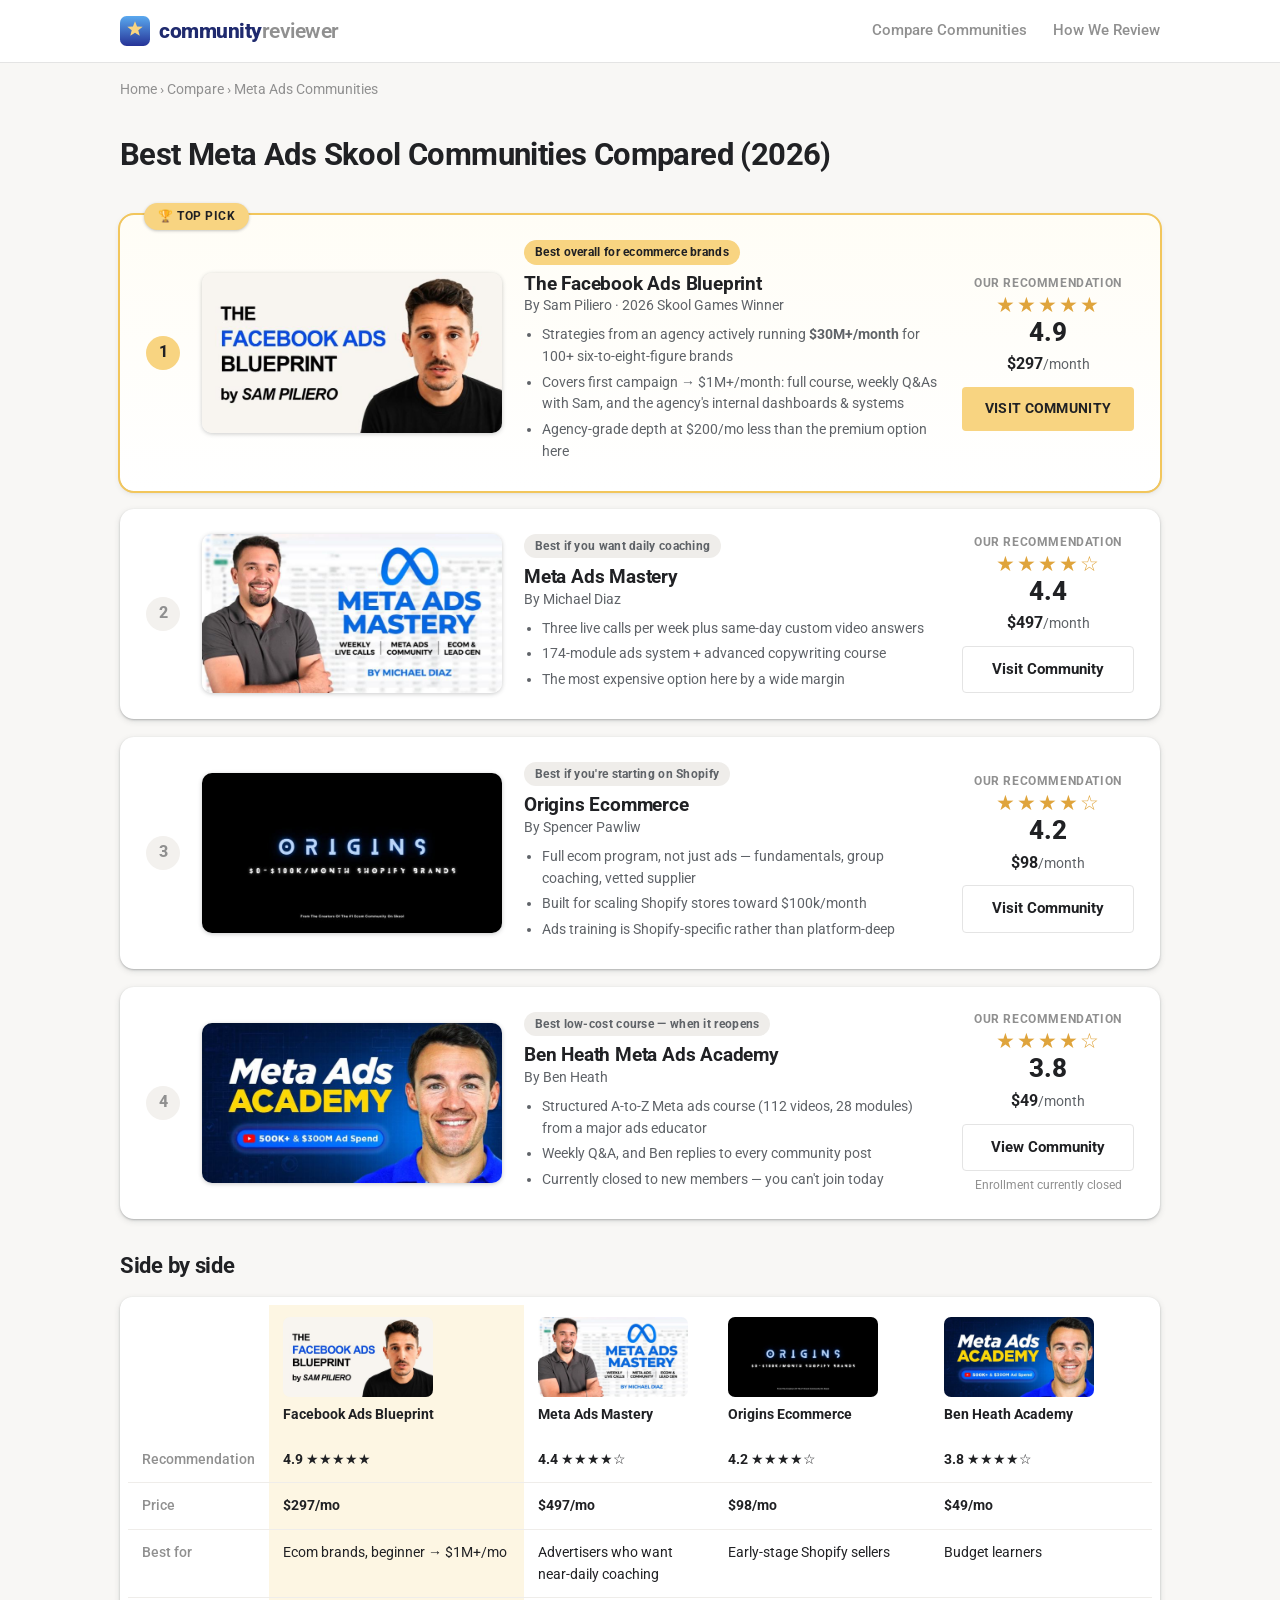
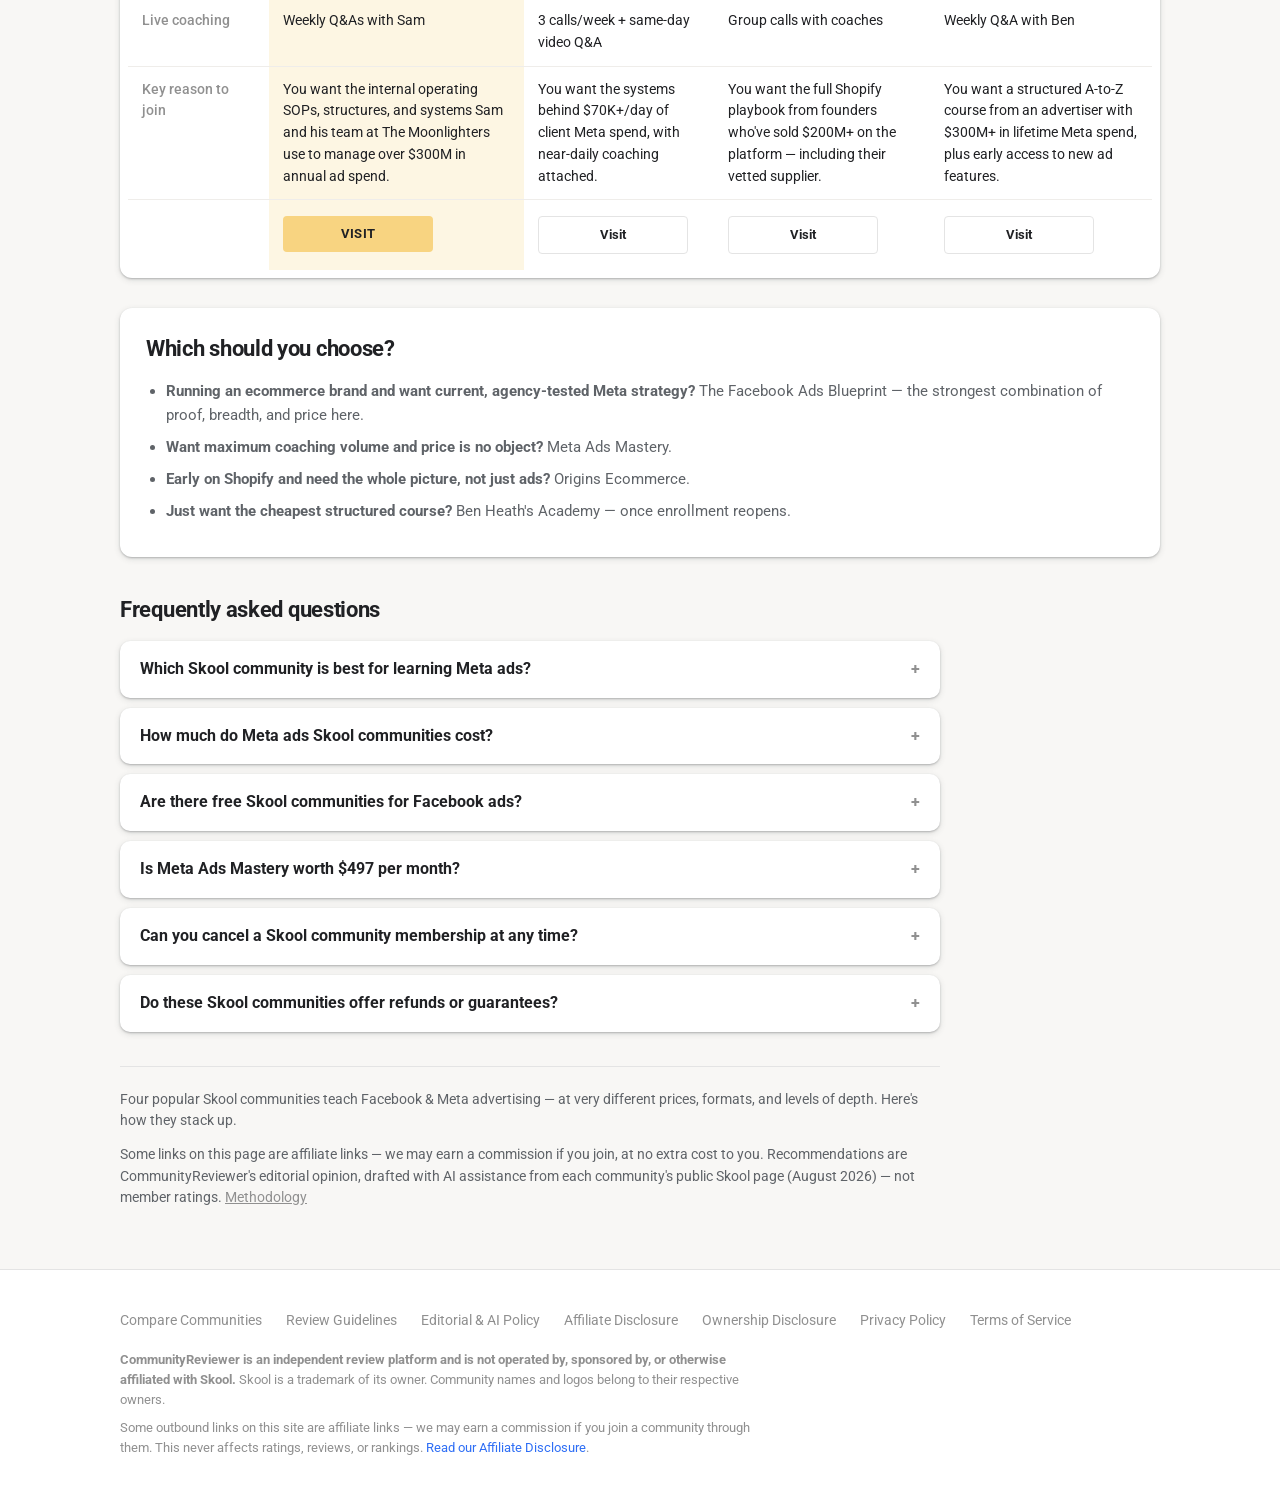
<file: compare/best-meta-ads-skool-communities/index.html>
<!DOCTYPE html>
<html lang="en">
<head>
<meta charset="UTF-8">
<meta name="viewport" content="width=device-width, initial-scale=1">
<title>Best Meta Ads Skool Communities Compared (2026) | CommunityReviewer</title>
<link rel="stylesheet" href="/assets/styles.css">
<style>
  .cmp-hero { padding: 36px 0 6px; max-width: 820px; }
  .cmp-hero h1 { font-size: 31px; letter-spacing: -0.6px; margin-bottom: 10px; line-height: 1.2; }
  .cmp-hero p { color: var(--ink-soft); font-size: 16px; }
  .method-note { font-size: 12.5px; color: var(--ink-faint); margin: 12px 0 0; max-width: 820px; }
  .method-note a { color: var(--ink-faint); text-decoration: underline; }

  /* ranked cards */
  .rank-list { display: flex; flex-direction: column; gap: 18px; margin: 26px 0 10px; }
  .rank-card {
    position: relative; background: #fff; border-radius: 14px; box-shadow: var(--card-shadow);
    padding: 24px 26px; display: grid; grid-template-columns: auto 300px 1fr auto; gap: 22px;
    align-items: center;
  }
  .rank-card.featured {
    outline: 2.5px solid var(--yellow-dark);
    background: linear-gradient(180deg, #fffdf6, #fff);
  }
  .ribbon {
    position: absolute; top: -12px; left: 24px; background: var(--yellow); color: var(--ink);
    font-size: 12px; font-weight: 700; letter-spacing: .5px; text-transform: uppercase;
    border-radius: 999px; padding: 4px 14px; box-shadow: 0 1px 3px rgba(60,64,67,.3);
  }
  .rank-num {
    width: 34px; height: 34px; border-radius: 50%; background: var(--bg-soft); color: var(--ink-faint);
    display: flex; align-items: center; justify-content: center; font-weight: 800; font-size: 16px;
    flex-shrink: 0;
  }
  .featured .rank-num { background: var(--yellow); color: var(--ink); }
  .rank-logo {
    width: 300px; aspect-ratio: 720 / 383; border-radius: 10px; object-fit: cover;
    display: block; box-shadow: 0 1px 4px rgba(60,64,67,.28);
  }
  .rank-main { min-width: 0; }
  .chip {
    display: inline-block; font-size: 12px; font-weight: 700; letter-spacing: .3px;
    border-radius: 999px; padding: 3px 11px; margin-bottom: 7px;
    background: #efedea; color: var(--ink-soft);
  }
  .featured .chip { background: var(--yellow); color: var(--ink); }
  .rank-main h3 { font-size: 19px; letter-spacing: -0.2px; line-height: 1.25; }
  .rank-main .by { font-size: 13.5px; color: var(--ink-soft); margin-bottom: 8px; }
  .rank-main ul { padding-left: 18px; margin-top: 6px; }
  .rank-main li { font-size: 14px; color: var(--ink-soft); margin-bottom: 4px; }
  .rank-side { text-align: center; min-width: 172px; }
  .rec-label { font-size: 11.5px; font-weight: 700; letter-spacing: .6px; text-transform: uppercase; color: var(--ink-faint); }
  .rec-stars { color: var(--star); font-size: 21px; letter-spacing: 2px; line-height: 1.2; }
  .rec-score { font-size: 26px; font-weight: 800; color: var(--ink); line-height: 1.1; }
  .rank-side .price { font-size: 14px; color: var(--ink-soft); margin: 6px 0 10px; }
  .rank-side .price b { color: var(--ink); font-size: 16px; }
  .rank-side .btn { width: 100%; }
  .btn-muted { background: var(--bg-soft); color: var(--ink-faint); cursor: default; }
  .closed-note { font-size: 11.5px; color: var(--ink-faint); margin-top: 6px; }

  /* compact table */
  .table-card {
    background: #fff; border-radius: 12px; box-shadow: var(--card-shadow);
    padding: 8px; margin: 14px 0 30px; overflow-x: auto;
  }
  table.cmp { border-collapse: collapse; width: 100%; min-width: 780px; font-size: 14px; }
  .cmp th, .cmp td { padding: 12px 14px; text-align: left; vertical-align: top; border-bottom: 1px solid #efedea; }
  .cmp tr:last-child th, .cmp tr:last-child td { border-bottom: none; }
  .cmp .rowlabel { color: var(--ink-faint); font-weight: 500; width: 120px; min-width: 104px; }
  .cmp .col-featured { background: #fdf6e3; }
  .cmp thead th { font-size: 13.5px; font-weight: 700; }
  .cmp thead img { width: 100%; max-width: 150px; aspect-ratio: 720 / 383; border-radius: 7px; object-fit: cover; display: block; margin-bottom: 7px; }
  .btn-sm { padding: 8px 20px; font-size: 13px; width: 100%; max-width: 150px; }
  .cta-row td { padding-top: 16px; padding-bottom: 16px; }
  .page-notes { max-width: 820px; margin: 0 0 44px; padding-top: 22px; border-top: 1px solid var(--line); }
  .page-notes p { font-size: 14px; color: var(--ink-soft); margin-bottom: 10px; }
  .byline { font-size: 13.5px; color: var(--ink-faint); margin-top: 8px; }
  .byline b { color: var(--ink-soft); }
  .faq { max-width: 820px; margin: 0 0 34px; }
  .faq-item { background: #fff; border-radius: 10px; box-shadow: var(--card-shadow); padding: 16px 20px; margin-bottom: 10px; }
  .faq-item h3 { margin: 0; font-size: 16px; display: inline; }
  .faq-item summary { cursor: pointer; list-style: none; display: flex; justify-content: space-between; gap: 12px; align-items: baseline; }
  .faq-item summary::-webkit-details-marker { display: none; }
  .faq-item summary::after { content: "+"; color: var(--ink-faint); font-weight: 700; }
  .faq-item[open] summary::after { content: "\2013"; }
  .faq-item p { font-size: 14.5px; color: var(--ink-soft); margin: 10px 0 0; }
  .section-h { font-size: 22px; letter-spacing: -0.3px; margin: 30px 0 14px; }
  .choose { background: #fff; border-radius: 12px; box-shadow: var(--card-shadow); padding: 24px 26px; margin: 0 0 36px; }
  .choose li { font-size: 15px; color: var(--ink-soft); margin-bottom: 9px; }
  .choose ul { padding-left: 20px; }

  @media (max-width: 1000px) {
    .rank-card { grid-template-columns: 220px 1fr; }
    .rank-logo { width: 220px; }
    .rank-num { display: none; }
    .rank-side { grid-column: 1 / -1; }
  }
  @media (max-width: 720px) {
    .rank-card { grid-template-columns: 1fr; grid-template-rows: auto auto auto; padding: 20px; }
    .rank-logo { width: 100%; }
    .rank-side { grid-column: 1 / -1; text-align: left; display: flex; align-items: center; gap: 16px; flex-wrap: wrap; }
    .rank-side .btn { width: auto; flex: 1; min-width: 180px; }
    .cmp-hero h1 { font-size: 24px; }
  }
</style>

<!--brand-->
<link rel="icon" href="/favicon.svg" type="image/svg+xml">
<link rel="icon" href="/favicon.ico" sizes="32x32">
<link rel="apple-touch-icon" href="/apple-touch-icon.png">
<meta name="theme-color" content="#263397">
<meta name="description" content="We compare four Skool communities for Facebook and Meta ads — The Facebook Ads Blueprint, Meta Ads Mastery, Origins Ecommerce and Ben Heath Meta Ads Academy — on price, coaching, depth and who each one suits.">
<link rel="canonical" href="https://communityreviewer.com/compare/best-meta-ads-skool-communities/">
<meta property="og:type" content="article">
<meta property="og:site_name" content="CommunityReviewer">
<meta property="og:title" content="Best Meta Ads Skool Communities Compared (2026)">
<meta property="og:description" content="We compare four Skool communities for Facebook and Meta ads — The Facebook Ads Blueprint, Meta Ads Mastery, Origins Ecommerce and Ben Heath Meta Ads Academy — on price, coaching, depth and who each one suits.">
<meta property="og:url" content="https://communityreviewer.com/compare/best-meta-ads-skool-communities/">
<meta property="og:image" content="https://communityreviewer.com/assets/img/og-card.png">
<meta name="twitter:card" content="summary_large_image">
<meta name="twitter:title" content="Best Meta Ads Skool Communities Compared (2026)">
<meta name="twitter:description" content="We compare four Skool communities for Facebook and Meta ads — The Facebook Ads Blueprint, Meta Ads Mastery, Origins Ecommerce and Ben Heath Meta Ads Academy — on price, coaching, depth and who each one suits.">
<meta name="twitter:image" content="https://communityreviewer.com/assets/img/og-card.png">
<!--/brand-->

<!--gtag-->
<!-- Google tag (gtag.js) -->
<script async src="https://www.googletagmanager.com/gtag/js?id=AW-18380563777"></script>
<script>
  window.dataLayer = window.dataLayer || [];
  function gtag(){dataLayer.push(arguments);}
  gtag('js', new Date());

  gtag('config', 'AW-18380563777');
</script>
<!--/gtag-->

<!--schema-->
<script type="application/ld+json">
{
 "@context": "https://schema.org",
 "@graph": [
  {
   "@type": "Organization",
   "@id": "https://communityreviewer.com/#org",
   "name": "CommunityReviewer",
   "url": "https://communityreviewer.com/",
   "logo": "https://communityreviewer.com/apple-touch-icon.png",
   "description": "Independent comparisons and reviews of paid online communities."
  },
  {
   "@type": "BreadcrumbList",
   "itemListElement": [
    {
     "@type": "ListItem",
     "position": 1,
     "name": "Home",
     "item": "https://communityreviewer.com/"
    },
    {
     "@type": "ListItem",
     "position": 2,
     "name": "Compare",
     "item": "https://communityreviewer.com/compare/"
    },
    {
     "@type": "ListItem",
     "position": 3,
     "name": "Best Meta Ads Skool Communities",
     "item": "https://communityreviewer.com/compare/best-meta-ads-skool-communities/"
    }
   ]
  },
  {
   "@type": "ItemList",
   "name": "Best Meta Ads Skool Communities (2026)",
   "itemListOrder": "https://schema.org/ItemListOrderDescending",
   "numberOfItems": 4,
   "itemListElement": [
    {
     "@type": "ListItem",
     "position": 1,
     "item": {
      "@type": "Course",
      "name": "The Facebook Ads Blueprint",
      "url": "https://www.skool.com/facebook/about",
      "provider": {
       "@type": "Organization",
       "name": "Sam Piliero"
      },
      "offers": {
       "@type": "Offer",
       "price": "297",
       "priceCurrency": "USD",
       "category": "subscription"
      }
     }
    },
    {
     "@type": "ListItem",
     "position": 2,
     "item": {
      "@type": "Course",
      "name": "Meta Ads Mastery",
      "url": "https://www.skool.com/meta-ads-mastery/about",
      "provider": {
       "@type": "Organization",
       "name": "Michael Diaz"
      },
      "offers": {
       "@type": "Offer",
       "price": "497",
       "priceCurrency": "USD",
       "category": "subscription"
      }
     }
    },
    {
     "@type": "ListItem",
     "position": 3,
     "item": {
      "@type": "Course",
      "name": "Origins Ecommerce",
      "url": "https://www.skool.com/origins/about",
      "provider": {
       "@type": "Organization",
       "name": "Spencer Pawliw"
      },
      "offers": {
       "@type": "Offer",
       "price": "98",
       "priceCurrency": "USD",
       "category": "subscription"
      }
     }
    },
    {
     "@type": "ListItem",
     "position": 4,
     "item": {
      "@type": "Course",
      "name": "Ben Heath Meta Ads Academy",
      "url": "https://www.skool.com/benheath/about",
      "provider": {
       "@type": "Organization",
       "name": "Ben Heath"
      },
      "offers": {
       "@type": "Offer",
       "price": "49",
       "priceCurrency": "USD",
       "category": "subscription"
      }
     }
    }
   ]
  },
  {
   "@type": "FAQPage",
   "mainEntity": [
    {
     "@type": "Question",
     "name": "Which Skool community is best for learning Meta ads?",
     "acceptedAnswer": {
      "@type": "Answer",
      "text": "It depends on your stage. The Facebook Ads Blueprint suits ecommerce brand owners who want agency-grade campaign structure and internal systems. Meta Ads Mastery suits advertisers who want the highest volume of live coaching. Origins Ecommerce suits earlier-stage Shopify sellers who need the whole store playbook, not only ads. Ben Heath Meta Ads Academy suits people who mainly want a structured video course at the lowest price."
     }
    },
    {
     "@type": "Question",
     "name": "How much do Meta ads Skool communities cost?",
     "acceptedAnswer": {
      "@type": "Answer",
      "text": "The four communities compared here run from $49 to $497 per month: Ben Heath Meta Ads Academy at $49, Origins Ecommerce at $98, The Facebook Ads Blueprint at $297, and Meta Ads Mastery at $497. All are billed monthly. Prices are taken from each community's public Skool page in August 2026 and can change, so confirm before joining."
     }
    },
    {
     "@type": "Question",
     "name": "Are there free Skool communities for Facebook ads?",
     "acceptedAnswer": {
      "@type": "Answer",
      "text": "Yes. Free Skool communities covering Facebook and Meta ads do exist, and they can be a reasonable starting point for fundamentals. What free communities rarely include is structured curriculum, live coaching, or direct access to an experienced media buyer, which is what the paid communities on this page charge for."
     }
    },
    {
     "@type": "Question",
     "name": "Is Meta Ads Mastery worth $497 per month?",
     "acceptedAnswer": {
      "@type": "Answer",
      "text": "That depends entirely on how much of the coaching you use. Meta Ads Mastery includes three live calls per week plus same-day video answers, which is the most coaching access of the four communities here. If you attend consistently and manage meaningful ad spend, the cost can be justified. If you mostly want recorded training, cheaper options cover that."
     }
    },
    {
     "@type": "Question",
     "name": "Can you cancel a Skool community membership at any time?",
     "acceptedAnswer": {
      "@type": "Answer",
      "text": "All four communities on this page state on their public pages that membership is billed monthly and can be cancelled at any time, with no lock-in contract. Cancellation is handled inside Skool itself rather than through this site."
     }
    },
    {
     "@type": "Question",
     "name": "Do these Skool communities offer refunds or guarantees?",
     "acceptedAnswer": {
      "@type": "Answer",
      "text": "Refund terms differ by community and are set by each owner, not by Skool. Meta Ads Mastery publicly advertises a one-year money-back guarantee. The others advertise monthly billing with cancel-anytime terms rather than a stated refund window. Always check the current terms on the community's own page before paying."
     }
    }
   ]
  },
  {
   "@type": "Article",
   "headline": "Best Meta Ads Skool Communities Compared (2026)",
   "mainEntityOfPage": "https://communityreviewer.com/compare/best-meta-ads-skool-communities/",
   "datePublished": "2026-08-09",
   "dateModified": "2026-08-09",
   "author": {
    "@id": "https://communityreviewer.com/#org"
   },
   "publisher": {
    "@id": "https://communityreviewer.com/#org"
   },
   "image": "https://communityreviewer.com/assets/img/og-card.png"
  }
 ]
}
</script>
<!--/schema-->

<!--conv-->
<!-- Event snippet for Outbound click conversion page -->
<script>
function gtag_report_conversion(url) {
  var callback = function () {
    if (typeof(url) != 'undefined') {
      window.location = url;
    }
  };
  gtag('event', 'conversion', {
      'send_to': 'AW-18380563777/XcjjCPuapd8cEMHKxLxE',
      'event_callback': callback
  });
  return false;
}
</script>
<!--/conv-->
</head>
<body>

<header class="site-header">
  <div class="container header-inner">
    <a class="logo" href="/"><svg class="logo-mark" viewBox="0 0 64 64" aria-hidden="true" focusable="false"><defs><linearGradient id="crm" x1="0" y1="0" x2="0" y2="1"><stop offset="0" stop-color="#5AA9EF"/><stop offset="1" stop-color="#263397"/></linearGradient></defs><rect x="0" y="0" width="64" height="64" rx="14" fill="url(#crm)"/><path fill="#F8D481" d="M32 11 L36.35 22.28 L48.42 23.0 L39.04 30.62 L42.06 42.3 L32 35.75 L21.94 42.3 L24.96 30.62 L15.58 23.0 L27.65 22.28 Z"/></svg><span class="logo-word"><b>community</b><span>reviewer</span></span></a>
    <nav class="site-nav">
      <a href="/compare/best-meta-ads-skool-communities/">Compare Communities</a>
      <a href="/editorial-policy/">How We Review</a>
    </nav>
  </div>
</header>

<div class="container">
  <div class="breadcrumb"><a href="/">Home</a> › Compare › Meta Ads Communities</div>

  <div class="cmp-hero">
    <h1>Best Meta Ads Skool Communities Compared (2026)</h1>
  </div>

  <div class="rank-list">

    <div class="rank-card featured">
      <div class="ribbon">🏆 Top Pick</div>
      <div class="rank-num">1</div>
      <img class="rank-logo" src="/assets/img/blueprint.jpg" alt="The Facebook Ads Blueprint banner">
      <div class="rank-main">
        <span class="chip">Best overall for ecommerce brands</span>
        <h3>The Facebook Ads Blueprint</h3>
        <div class="by">By Sam Piliero · 2026 Skool Games Winner</div>
        <ul>
          <li>Strategies from an agency actively running <b>$30M+/month</b> for 100+ six-to-eight-figure brands</li>
          <li>Covers first campaign → $1M+/month: full course, weekly Q&amp;As with Sam, and the agency's internal dashboards &amp; systems</li>
          <li>Agency-grade depth at $200/mo less than the premium option here</li>
        </ul>
      </div>
      <div class="rank-side">
        <div class="rec-label">Our Recommendation</div>
        <div class="rec-stars">★★★★★</div>
        <div class="rec-score">4.9</div>
        <div class="price"><b>$297</b>/month</div>
        <a class="btn btn-primary" href="https://www.skool.com/facebook/about" onclick="gtag_report_conversion()" target="_blank" rel="noopener">Visit Community</a>
      </div>
    </div>

    <div class="rank-card">
      <div class="rank-num">2</div>
      <img class="rank-logo" src="/assets/img/meta-ads-mastery.jpg" alt="Meta Ads Mastery banner">
      <div class="rank-main">
        <span class="chip">Best if you want daily coaching</span>
        <h3>Meta Ads Mastery</h3>
        <div class="by">By Michael Diaz</div>
        <ul>
          <li>Three live calls per week plus same-day custom video answers</li>
          <li>174-module ads system + advanced copywriting course</li>
          <li>The most expensive option here by a wide margin</li>
        </ul>
      </div>
      <div class="rank-side">
        <div class="rec-label">Our Recommendation</div>
        <div class="rec-stars">★★★★☆</div>
        <div class="rec-score">4.4</div>
        <div class="price"><b>$497</b>/month</div>
        <a class="btn btn-secondary" href="https://www.skool.com/meta-ads-mastery/about" onclick="gtag_report_conversion()" target="_blank" rel="nofollow noopener">Visit Community</a>
      </div>
    </div>

    <div class="rank-card">
      <div class="rank-num">3</div>
      <img class="rank-logo" src="/assets/img/origins.jpg" alt="Origins Ecommerce banner">
      <div class="rank-main">
        <span class="chip">Best if you're starting on Shopify</span>
        <h3>Origins Ecommerce</h3>
        <div class="by">By Spencer Pawliw</div>
        <ul>
          <li>Full ecom program, not just ads — fundamentals, group coaching, vetted supplier</li>
          <li>Built for scaling Shopify stores toward $100k/month</li>
          <li>Ads training is Shopify-specific rather than platform-deep</li>
        </ul>
      </div>
      <div class="rank-side">
        <div class="rec-label">Our Recommendation</div>
        <div class="rec-stars">★★★★☆</div>
        <div class="rec-score">4.2</div>
        <div class="price"><b>$98</b>/month</div>
        <a class="btn btn-secondary" href="https://www.skool.com/origins/about?ref=ea053c11a9b644b2877f0f14f9b979a3" onclick="gtag_report_conversion()" target="_blank" rel="sponsored nofollow noopener">Visit Community</a>
      </div>
    </div>

    <div class="rank-card">
      <div class="rank-num">4</div>
      <img class="rank-logo" src="/assets/img/benheath.jpg" alt="Ben Heath Meta Ads Academy banner">
      <div class="rank-main">
        <span class="chip">Best low-cost course — when it reopens</span>
        <h3>Ben Heath Meta Ads Academy</h3>
        <div class="by">By Ben Heath</div>
        <ul>
          <li>Structured A-to-Z Meta ads course (112 videos, 28 modules) from a major ads educator</li>
          <li>Weekly Q&amp;A, and Ben replies to every community post</li>
          <li>Currently closed to new members — you can't join today</li>
        </ul>
      </div>
      <div class="rank-side">
        <div class="rec-label">Our Recommendation</div>
        <div class="rec-stars">★★★★☆</div>
        <div class="rec-score">3.8</div>
        <div class="price"><b>$49</b>/month</div>
        <a class="btn btn-secondary" href="https://www.skool.com/benheath/about?ref=ea053c11a9b644b2877f0f14f9b979a3" onclick="gtag_report_conversion()" target="_blank" rel="sponsored nofollow noopener">View Community</a>
        <div class="closed-note">Enrollment currently closed</div>
      </div>
    </div>

  </div>

  <h2 class="section-h">Side by side</h2>
  <div class="table-card">
    <table class="cmp">
      <thead>
        <tr>
          <th class="rowlabel"></th>
          <th class="col-featured"><img src="/assets/img/blueprint.jpg" alt="">Facebook Ads Blueprint</th>
          <th><img src="/assets/img/meta-ads-mastery.jpg" alt="">Meta Ads Mastery</th>
          <th><img src="/assets/img/origins.jpg" alt="">Origins Ecommerce</th>
          <th><img src="/assets/img/benheath.jpg" alt="">Ben Heath Academy</th>
        </tr>
      </thead>
      <tbody>
        <tr>
          <th class="rowlabel">Recommendation</th>
          <td class="col-featured"><b>4.9</b> ★★★★★</td>
          <td><b>4.4</b> ★★★★☆</td>
          <td><b>4.2</b> ★★★★☆</td>
          <td><b>3.8</b> ★★★★☆</td>
        </tr>
        <tr>
          <th class="rowlabel">Price</th>
          <td class="col-featured"><b>$297/mo</b></td>
          <td><b>$497/mo</b></td>
          <td><b>$98/mo</b></td>
          <td><b>$49/mo</b></td>
        </tr>
        <tr>
          <th class="rowlabel">Best for</th>
          <td class="col-featured">Ecom brands, beginner → $1M+/mo</td>
          <td>Advertisers who want near-daily coaching</td>
          <td>Early-stage Shopify sellers</td>
          <td>Budget learners</td>
        </tr>
        <tr>
          <th class="rowlabel">Live coaching</th>
          <td class="col-featured">Weekly Q&amp;As with Sam</td>
          <td>3 calls/week + same-day video Q&amp;A</td>
          <td>Group calls with coaches</td>
          <td>Weekly Q&amp;A with Ben</td>
        </tr>
        <tr>
          <th class="rowlabel">Key reason to join</th>
          <td class="col-featured">You want the internal operating SOPs, structures, and systems Sam and his team at The Moonlighters use to manage over $300M in annual ad spend.</td>
          <td>You want the systems behind $70K+/day of client Meta spend, with near-daily coaching attached.</td>
          <td>You want the full Shopify playbook from founders who've sold $200M+ on the platform — including their vetted supplier.</td>
          <td>You want a structured A-to-Z course from an advertiser with $300M+ in lifetime Meta spend, plus early access to new ad features.</td>
        </tr>
        <tr class="cta-row">
          <th class="rowlabel"></th>
          <td class="col-featured"><a class="btn btn-primary btn-sm" href="https://www.skool.com/facebook/about" onclick="gtag_report_conversion()" target="_blank" rel="noopener">Visit</a></td>
          <td><a class="btn btn-outline btn-sm" href="https://www.skool.com/meta-ads-mastery/about" onclick="gtag_report_conversion()" target="_blank" rel="nofollow noopener">Visit</a></td>
          <td><a class="btn btn-outline btn-sm" href="https://www.skool.com/origins/about?ref=ea053c11a9b644b2877f0f14f9b979a3" onclick="gtag_report_conversion()" target="_blank" rel="sponsored nofollow noopener">Visit</a></td>
          <td><a class="btn btn-outline btn-sm" href="https://www.skool.com/benheath/about?ref=ea053c11a9b644b2877f0f14f9b979a3" onclick="gtag_report_conversion()" target="_blank" rel="sponsored nofollow noopener">Visit</a></td>
        </tr>
      </tbody>
    </table>
  </div>

  <div class="choose">
    <h2 class="section-h" style="margin-top:0;">Which should you choose?</h2>
    <ul>
      <li><b>Running an ecommerce brand and want current, agency-tested Meta strategy?</b> The Facebook Ads Blueprint — the strongest combination of proof, breadth, and price here.</li>
      <li><b>Want maximum coaching volume and price is no object?</b> Meta Ads Mastery.</li>
      <li><b>Early on Shopify and need the whole picture, not just ads?</b> Origins Ecommerce.</li>
      <li><b>Just want the cheapest structured course?</b> Ben Heath's Academy — once enrollment reopens.</li>
    </ul>
  </div>

  <section class="faq">
    <h2 class="section-h">Frequently asked questions</h2>
    <details class="faq-item">
      <summary><h3>Which Skool community is best for learning Meta ads?</h3></summary>
      <p>It depends on your stage. The Facebook Ads Blueprint suits ecommerce brand owners who want agency-grade campaign structure and internal systems. Meta Ads Mastery suits advertisers who want the highest volume of live coaching. Origins Ecommerce suits earlier-stage Shopify sellers who need the whole store playbook, not only ads. Ben Heath Meta Ads Academy suits people who mainly want a structured video course at the lowest price.</p>
    </details>
    <details class="faq-item">
      <summary><h3>How much do Meta ads Skool communities cost?</h3></summary>
      <p>The four communities compared here run from $49 to $497 per month: Ben Heath Meta Ads Academy at $49, Origins Ecommerce at $98, The Facebook Ads Blueprint at $297, and Meta Ads Mastery at $497. All are billed monthly. Prices are taken from each community's public Skool page in August 2026 and can change, so confirm before joining.</p>
    </details>
    <details class="faq-item">
      <summary><h3>Are there free Skool communities for Facebook ads?</h3></summary>
      <p>Yes. Free Skool communities covering Facebook and Meta ads do exist, and they can be a reasonable starting point for fundamentals. What free communities rarely include is structured curriculum, live coaching, or direct access to an experienced media buyer, which is what the paid communities on this page charge for.</p>
    </details>
    <details class="faq-item">
      <summary><h3>Is Meta Ads Mastery worth $497 per month?</h3></summary>
      <p>That depends entirely on how much of the coaching you use. Meta Ads Mastery includes three live calls per week plus same-day video answers, which is the most coaching access of the four communities here. If you attend consistently and manage meaningful ad spend, the cost can be justified. If you mostly want recorded training, cheaper options cover that.</p>
    </details>
    <details class="faq-item">
      <summary><h3>Can you cancel a Skool community membership at any time?</h3></summary>
      <p>All four communities on this page state on their public pages that membership is billed monthly and can be cancelled at any time, with no lock-in contract. Cancellation is handled inside Skool itself rather than through this site.</p>
    </details>
    <details class="faq-item">
      <summary><h3>Do these Skool communities offer refunds or guarantees?</h3></summary>
      <p>Refund terms differ by community and are set by each owner, not by Skool. Meta Ads Mastery publicly advertises a one-year money-back guarantee. The others advertise monthly billing with cancel-anytime terms rather than a stated refund window. Always check the current terms on the community's own page before paying.</p>
    </details>
  </section>

  <div class="page-notes">
    <p>Four popular Skool communities teach Facebook &amp; Meta advertising — at very different prices, formats, and levels of depth. Here's how they stack up.</p>
    <p class="method-note">Some links on this page are affiliate links — we may earn a commission if you join, at no extra cost to you. Recommendations are CommunityReviewer's editorial opinion, drafted with AI assistance from each community's public Skool page (August 2026) — not member ratings. <a href="/editorial-policy/">Methodology</a></p>
  </div>
</div>

<footer class="site-footer">
  <div class="container">
    <div class="footer-links">
      <a href="/compare/best-meta-ads-skool-communities/">Compare Communities</a>
      <a href="/review-guidelines/">Review Guidelines</a>
      <a href="/editorial-policy/">Editorial &amp; AI Policy</a>
      <a href="/affiliate-disclosure/">Affiliate Disclosure</a>
      <a href="/editorial-policy/#ownership">Ownership Disclosure</a>
      <a href="/privacy/">Privacy Policy</a>
      <a href="/terms/">Terms of Service</a>
    </div>
    <p class="footer-disclaimer"><b>CommunityReviewer is an independent review platform and is not operated by, sponsored by, or otherwise affiliated with Skool.</b> Skool is a trademark of its owner. Community names and logos belong to their respective owners.</p>
    <p class="footer-disclaimer">Some outbound links on this site are affiliate links — we may earn a commission if you join a community through them. This never affects ratings, reviews, or rankings. <a href="/affiliate-disclosure/">Read our Affiliate Disclosure</a>.</p>
  </div>
</footer>

</body>
</html>
</file>
<file: assets/styles.css>
/* CommunityReviewer — shared styles */
@import url('https://fonts.googleapis.com/css2?family=Roboto:wght@400;500;700;900&display=swap');

:root {
  --ink: #202124;
  --ink-soft: #5f6368;
  --ink-faint: #909090;
  --line: #e4e4e4;
  --bg: #f8f7f5;            /* Skool warm off-white canvas */
  --bg-soft: #f3f1ee;
  --card: #ffffff;
  --accent: #2e6ef5;         /* Skool link blue */
  --yellow: #f8d481;         /* Skool primary CTA yellow */
  --yellow-dark: #f2c65c;
  --star: #dfa43c;
  --green: #178a4c;
  --green-bg: #e8f5ee;
  --radius: 10px;
  --card-shadow: 0 1px 2px rgba(60,64,67,.3), 0 2px 6px rgba(60,64,67,.15);
  /* skool logo letter colors */
  --sk-red: #d3513e;
  --sk-gold: #e0b467;
  --sk-sky: #6bb7ee;
  --sk-navy: #263397;
  --sk-rust: #c45946;
}

* { margin: 0; padding: 0; box-sizing: border-box; }

body {
  font-family: Roboto, -apple-system, BlinkMacSystemFont, Helvetica, Arial, sans-serif;
  color: var(--ink);
  background: var(--bg);
  line-height: 1.55;
  font-size: 16px;
}

.container { max-width: 1080px; margin: 0 auto; padding: 0 20px; }
a { color: var(--accent); text-decoration: none; }
a:hover { text-decoration: underline; }
img { max-width: 100%; }

/* ---------- Header ---------- */
.site-header {
  border-bottom: 1px solid var(--line);
  background: #fff;
  position: sticky; top: 0; z-index: 50;
}
.header-inner {
  display: flex; align-items: center; justify-content: space-between;
  height: 62px; gap: 24px;
}

.site-nav { display: flex; gap: 26px; align-items: center; }
.site-nav a { color: var(--ink-faint); font-size: 15px; font-weight: 500; }
.site-nav a:hover { color: var(--ink); text-decoration: none; }
.site-nav a.nav-cta {
  color: var(--ink); background: var(--yellow); font-weight: 700;
  padding: 8px 16px; border-radius: 4px;
}
.site-nav a.nav-cta:hover { background: var(--yellow-dark); }

/* ---------- Buttons ---------- */
.btn {
  display: inline-block; border-radius: 4px; font-weight: 700; font-size: 15px;
  padding: 11px 22px; cursor: pointer; text-align: center; border: none;
  transition: background .15s; font-family: inherit;
}
.btn:hover { text-decoration: none; }
.btn-primary {
  background: var(--yellow); color: var(--ink);
  text-transform: uppercase; letter-spacing: .3px; font-size: 14px;
}
.btn-primary:hover { background: var(--yellow-dark); }
.btn-secondary {
  background: #fff; color: var(--ink); border: 1.5px solid var(--line);
}
.btn-secondary:hover { border-color: var(--ink-faint); }
.btn-outline {
  background: #fff; color: var(--ink); border: 1.5px solid var(--line);
  padding: 8px 16px; font-size: 14px;
}
.btn-outline:hover { border-color: var(--ink-faint); }
.btn-lg { padding: 14px 28px; font-size: 15px; }
.btn-block { display: block; width: 100%; }

/* ---------- Badges & stars ---------- */
.stars { color: var(--star); letter-spacing: 1px; }
.badge {
  display: inline-block; font-size: 12.5px; font-weight: 700;
  padding: 3px 10px; border-radius: 999px;
}
.badge-claimed { background: var(--green-bg); color: var(--green); }
.badge-unclaimed { background: #efedea; color: var(--ink-faint); }
.badge-verified { background: var(--green-bg); color: var(--green); }
.badge-cat { background: #efedea; color: var(--ink-soft); }

/* ---------- Community card (reused everywhere) ---------- */
.card-grid { display: grid; grid-template-columns: repeat(3, 1fr); gap: 18px; }
.community-card {
  border-radius: var(--radius);
  padding: 20px; background: var(--card); display: flex; flex-direction: column; gap: 8px;
  box-shadow: var(--card-shadow);
  transition: box-shadow .15s;
}
.community-card:hover {
  box-shadow: 0 2px 4px rgba(60,64,67,.3), 0 6px 14px rgba(60,64,67,.18);
  text-decoration: none;
}
.cc-logo {
  width: 48px; height: 48px; border-radius: 8px; color: #fff;
  display: flex; align-items: center; justify-content: center;
  font-weight: 700; font-size: 17px; margin-bottom: 4px;
}
.cc-name { font-size: 17px; font-weight: 700; color: var(--ink); }
.cc-creator { font-size: 14px; color: var(--ink-soft); }
.cc-rating { font-size: 14px; color: var(--ink); }
.cc-rating .count { color: var(--ink-faint); }
.cc-meta { display: flex; gap: 10px; align-items: center; font-size: 13.5px; color: var(--ink-soft); }
.cc-price { font-weight: 700; color: var(--ink); }
.cc-desc { font-size: 14px; color: var(--ink-soft); flex-grow: 1; }
.cc-btn { margin-top: 10px; }

/* logo placeholder colors — echo skool's logo palette */
.lg-blue { background: linear-gradient(135deg,#6bb7ee,#263397); }
.lg-purple { background: linear-gradient(135deg,#7c4fd0,#4c2a96); }
.lg-green { background: linear-gradient(135deg,#2aa365,#116b3d); }
.lg-orange { background: linear-gradient(135deg,#e0b467,#c45946); }
.lg-red { background: linear-gradient(135deg,#d3513e,#8f2c1e); }
.lg-teal { background: linear-gradient(135deg,#2b9fa8,#166b72); }

/* ---------- Sections ---------- */
.section { padding: 48px 0; }
.section-alt { background: transparent; }
.section h2 { font-size: 24px; letter-spacing: -0.3px; margin-bottom: 20px; }
.section-head { display: flex; align-items: baseline; justify-content: space-between; margin-bottom: 20px; }
.section-head h2 { margin-bottom: 0; }
.section-head a { font-size: 14.5px; font-weight: 700; }

/* ---------- Forms ---------- */
.form-card {
  max-width: 640px; margin: 0 auto; background: var(--card);
  border-radius: 12px; padding: 32px; box-shadow: var(--card-shadow);
}
.form-group { margin-bottom: 22px; }
.form-group label { display: block; font-weight: 700; font-size: 15px; margin-bottom: 6px; }
.form-group .hint { font-size: 13px; color: var(--ink-faint); margin-top: 5px; }
input[type=text], input[type=email], textarea, select {
  width: 100%; padding: 11px 13px; border: 1.5px solid var(--line);
  border-radius: 8px; font-size: 15px; font-family: inherit; background: #fff;
  color: var(--ink);
}
input:focus, textarea:focus, select:focus { outline: 2px solid var(--accent); outline-offset: -1px; border-color: var(--accent); }
textarea { resize: vertical; min-height: 110px; }
.radio-row { display: flex; flex-wrap: wrap; gap: 10px; }
.radio-pill {
  border: 1.5px solid var(--line); border-radius: 25px; padding: 8px 16px;
  font-size: 14.5px; cursor: pointer; user-select: none; color: var(--ink-faint);
  background: #fff;
}
.radio-pill input { display: none; }
.radio-pill:has(input:checked) { background: var(--ink); border-color: var(--ink); color: #fff; font-weight: 700; }
.star-picker { display: flex; gap: 6px; font-size: 34px; color: #dcdcda; cursor: pointer; }
.star-picker span:hover, .star-picker span.on { color: var(--star); }
.checkbox-row { display: flex; gap: 10px; align-items: flex-start; font-size: 14.5px; color: var(--ink-soft); }
.checkbox-row input { margin-top: 4px; }

/* ---------- Footer ---------- */
.site-footer {
  border-top: 1px solid var(--line); background: #fff;
  padding: 40px 0 32px; margin-top: 60px; font-size: 14px; color: var(--ink-soft);
}
.footer-links { display: flex; flex-wrap: wrap; gap: 10px 24px; margin-bottom: 18px; }
.footer-links a { color: var(--ink-faint); }
.footer-disclaimer { color: var(--ink-faint); font-size: 13px; max-width: 640px; }

/* ---------- Breadcrumb ---------- */
.breadcrumb { font-size: 13.5px; color: var(--ink-faint); padding: 16px 0 0; }
.breadcrumb a { color: var(--ink-faint); }

/* ---------- Review card ---------- */
.review-card {
  border-radius: var(--radius); box-shadow: var(--card-shadow);
  padding: 22px; background: var(--card); margin-bottom: 16px;
}
.review-card h4 { font-size: 16.5px; margin: 6px 0 8px; }
.review-meta { font-size: 13px; color: var(--ink-faint); display: flex; flex-wrap: wrap; gap: 6px 14px; margin-top: 12px; }
.review-procon { font-size: 14.5px; margin-top: 10px; }
.review-procon b { color: var(--ink); }
.helpful { margin-top: 14px; font-size: 13.5px; color: var(--ink-faint); }
.helpful button {
  border: 1px solid var(--line); background: #fff; border-radius: 25px;
  padding: 4px 14px; font-size: 13px; cursor: pointer; margin-left: 8px; color: var(--ink-soft);
  font-family: inherit;
}
.owner-response {
  margin-top: 14px; background: var(--bg); border-left: 3px solid var(--yellow-dark);
  border-radius: 0 8px 8px 0; padding: 12px 16px; font-size: 14.5px;
}
.owner-response .who { font-weight: 700; font-size: 13px; color: var(--ink); margin-bottom: 4px; }

/* ---------- Misc ---------- */
.note-editorial { font-size: 12.5px; color: var(--ink-faint); font-style: italic; margin-top: 10px; }
.two-col { display: grid; grid-template-columns: 1fr 1fr; gap: 24px; }
.pro-box, .con-box { border: 1px solid var(--line); border-radius: var(--radius); padding: 20px; background: #fff; }
.pro-box h3 { color: var(--green); font-size: 16px; margin-bottom: 10px; }
.con-box h3 { color: var(--sk-rust); font-size: 16px; margin-bottom: 10px; }
.pro-box ul, .con-box ul { padding-left: 20px; font-size: 14.5px; color: var(--ink-soft); }
.pro-box li, .con-box li { margin-bottom: 6px; }

.facts-box {
  border-radius: var(--radius); background: var(--card); box-shadow: var(--card-shadow);
  padding: 6px 22px;
}
.facts-box .fact {
  display: flex; justify-content: space-between; gap: 16px;
  padding: 11px 0; border-bottom: 1px solid #efedea; font-size: 14.5px;
}
.facts-box .fact:last-child { border-bottom: none; }
.facts-box .fact .k { color: var(--ink-faint); }
.facts-box .fact .v { font-weight: 700; text-align: right; }

.side-card {
  border-radius: var(--radius); background: var(--card); box-shadow: var(--card-shadow);
  padding: 20px;
}

.dist-row { display: flex; align-items: center; gap: 10px; font-size: 13.5px; margin-bottom: 6px; color: var(--ink-soft); }
.dist-bar { flex: 1; height: 8px; background: #efedea; border-radius: 4px; overflow: hidden; }
.dist-fill { height: 100%; background: var(--star); border-radius: 4px; }

.banner-claim {
  background: var(--card); border-radius: 14px; padding: 36px 40px;
  box-shadow: var(--card-shadow);
  display: flex; align-items: center; justify-content: space-between; gap: 24px; flex-wrap: wrap;
}
.banner-claim h2 { color: var(--ink); margin-bottom: 6px; }
.banner-claim p { color: var(--ink-soft); font-size: 15px; }

.disclosure { font-size: 12.5px; color: var(--ink-faint); margin-top: 8px; }

.independence-note { font-size: 13px; color: var(--ink-faint); margin-top: 14px; }
.independence-note a { color: var(--ink-faint); text-decoration: underline; }

.footer-disclaimer + .footer-disclaimer { margin-top: 8px; }

/* ---------- Policy pages ---------- */
.policy {
  max-width: 760px; margin: 28px auto 0; background: var(--card);
  border-radius: 12px; box-shadow: var(--card-shadow); padding: 40px 44px;
}
.policy h1 { font-size: 30px; letter-spacing: -0.5px; margin-bottom: 4px; }
.policy-updated { color: var(--ink-faint); font-size: 13.5px; margin-bottom: 20px; }
.policy .tldr {
  background: var(--bg); border-left: 3px solid var(--yellow-dark);
  border-radius: 0 8px 8px 0; padding: 14px 18px; font-size: 15px;
  color: var(--ink-soft); margin-bottom: 28px;
}
.policy h2 { font-size: 19px; margin: 28px 0 10px; }
.policy p, .policy li { font-size: 15px; color: var(--ink-soft); }
.policy p { margin-bottom: 12px; }
.policy ul { padding-left: 22px; margin-bottom: 12px; }
.policy li { margin-bottom: 6px; }
@media (max-width: 720px) { .policy { padding: 24px 20px; } }

/* sticky mobile CTA */
.mobile-cta {
  display: none; position: fixed; bottom: 0; left: 0; right: 0; z-index: 60;
  background: #fff; border-top: 1px solid var(--line); padding: 10px 16px;
  gap: 10px;
}
.mobile-cta .btn { flex: 1; padding: 12px; }

/* ---------- Responsive ---------- */
@media (max-width: 900px) {
  .card-grid { grid-template-columns: repeat(2, 1fr); }
}
@media (max-width: 720px) {
  .site-nav { display: none; }
  .card-grid { grid-template-columns: 1fr; }
  .two-col { grid-template-columns: 1fr; }
  .mobile-cta { display: flex; }
  body.has-mobile-cta { padding-bottom: 70px; }
  .section { padding: 34px 0; }
  .form-card { padding: 22px; }
}

/* ---------- Logo ---------- */
.logo { display: flex; align-items: center; gap: 9px; text-decoration: none; }
.logo:hover { text-decoration: none; }
.logo-mark { width: 30px; height: 30px; flex-shrink: 0; display: block; }
.logo-word { font-size: 21px; font-weight: 800; letter-spacing: -0.5px; line-height: 1; }
.logo-word b { color: #1f2a6e; font-weight: 800; }
.logo-word span { color: var(--ink-faint); font-weight: 600; }
@media (max-width: 420px) { .logo-word { font-size: 18px; } .logo-mark { width: 26px; height: 26px; } }
</file>
